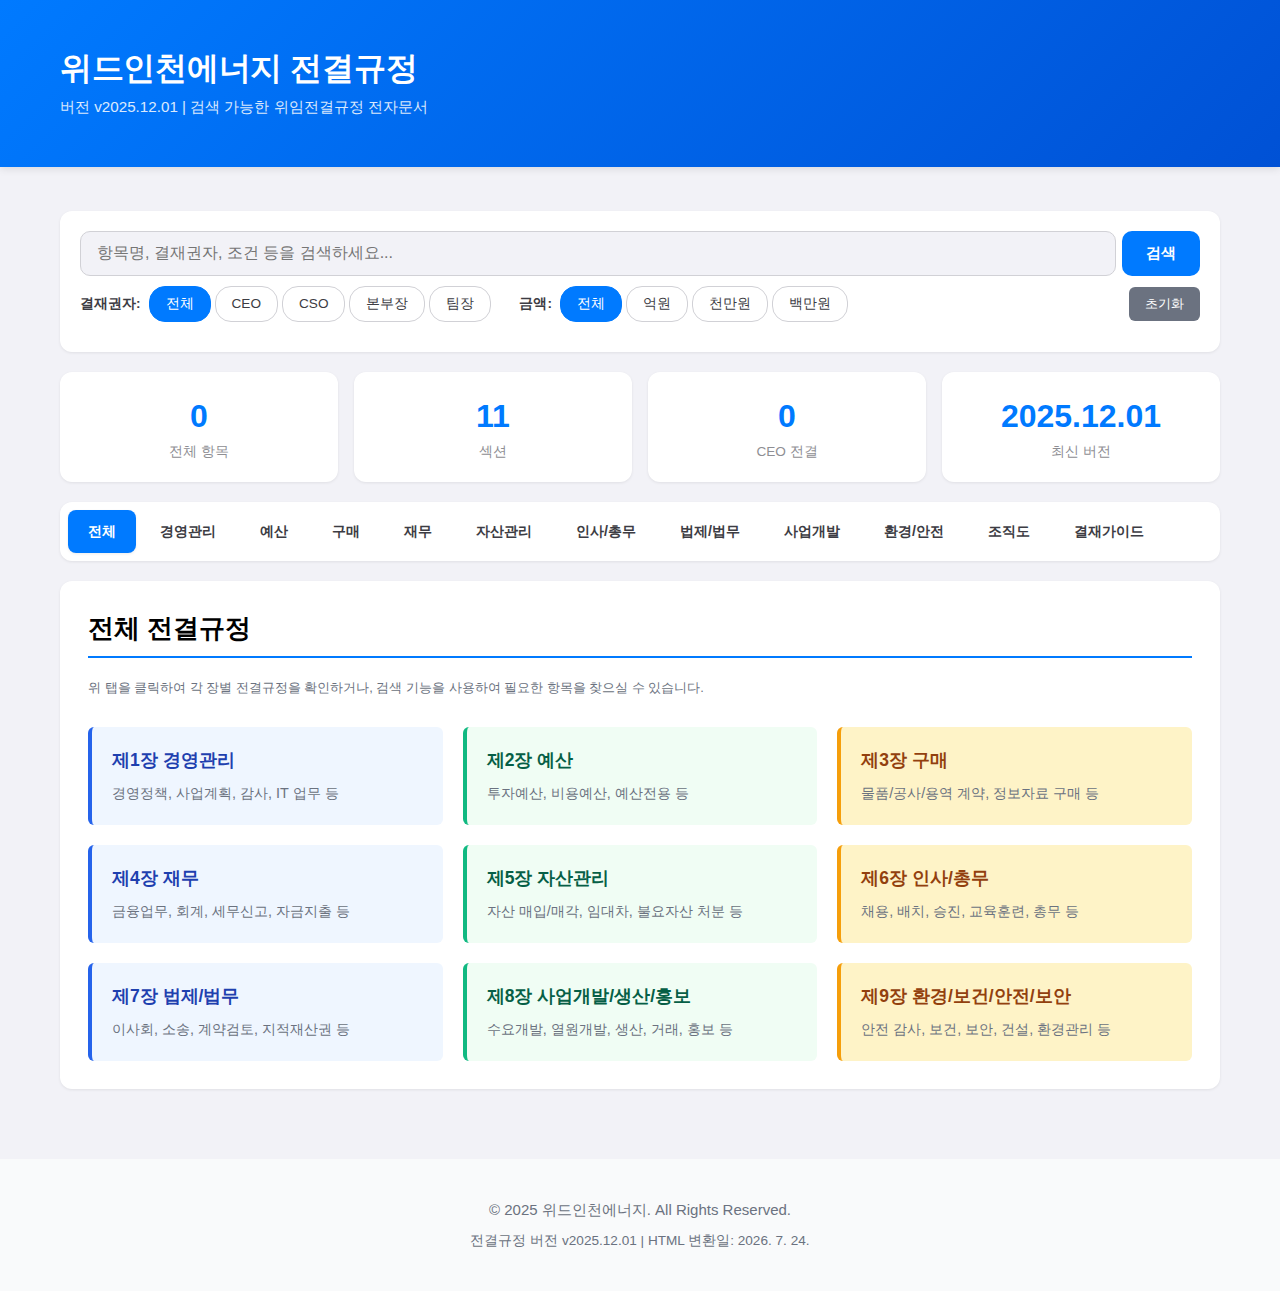
<file: index.html>
<!DOCTYPE html>
<html lang="ko">
<head>
  <meta charset="UTF-8">
  <meta name="viewport" content="width=device-width, initial-scale=1.0">
  <title>위드인천에너지 전결규정 - 검색 가능한 전자문서</title>
  <link rel="stylesheet" href="styles.css">
</head>
<body>
  <!-- 헤더 -->
  <header>
    <div class="container">
      <h1>위드인천에너지 전결규정</h1>
      <p class="subtitle">버전 v2025.12.01 | 검색 가능한 위임전결규정 전자문서</p>
    </div>
  </header>

  <div class="container">
    <!-- 검색 영역 -->
    <div class="search-section">
      <div class="search-box">
        <input
          type="text"
          id="searchInput"
          placeholder="항목명, 결재권자, 조건 등을 검색하세요..."
          autocomplete="off"
        >
        <button id="searchButton">검색</button>
      </div>

      <div class="filter-section">
        <span class="filter-label">결재권자:</span>
        <div class="filter-buttons">
          <button class="filter-btn active" data-filter-type="approver" data-filter-value="all">전체</button>
          <button class="filter-btn" data-filter-type="approver" data-filter-value="ceo">CEO</button>
          <button class="filter-btn" data-filter-type="approver" data-filter-value="cso">CSO</button>
          <button class="filter-btn" data-filter-type="approver" data-filter-value="본부장">본부장</button>
          <button class="filter-btn" data-filter-type="approver" data-filter-value="팀장">팀장</button>
        </div>

        <span class="filter-label" style="margin-left: 20px;">금액:</span>
        <div class="filter-buttons">
          <button class="filter-btn active" data-filter-type="amount" data-filter-value="all">전체</button>
          <button class="filter-btn" data-filter-type="amount" data-filter-value="억">억원</button>
          <button class="filter-btn" data-filter-type="amount" data-filter-value="천만">천만원</button>
          <button class="filter-btn" data-filter-type="amount" data-filter-value="백만">백만원</button>
        </div>

        <button onclick="resetFilters()" style="margin-left: auto; padding: 8px 16px; background: #6b7280; color: white; border: none; border-radius: 6px; cursor: pointer;">
          초기화
        </button>
      </div>

      <div id="searchResults" style="margin-top: 10px; color: #6b7280; font-size: 0.9rem;"></div>
    </div>

    <!-- 통계 영역 -->
    <div class="stats-section">
      <div class="stat-card">
        <div class="stat-number" id="totalItems">0</div>
        <div class="stat-label">전체 항목</div>
      </div>
      <div class="stat-card">
        <div class="stat-number" id="totalSections">11</div>
        <div class="stat-label">섹션</div>
      </div>
      <div class="stat-card">
        <div class="stat-number" id="ceoItems">0</div>
        <div class="stat-label">CEO 전결</div>
      </div>
      <div class="stat-card">
        <div class="stat-number">2025.12.01</div>
        <div class="stat-label">최신 버전</div>
      </div>
    </div>

    <!-- 탭 네비게이션 -->
    <div class="tab-navigation">
      <button class="tab-btn" data-tab="tab-all">전체</button>
      <button class="tab-btn" data-tab="tab-management">경영관리</button>
      <button class="tab-btn" data-tab="tab-budget">예산</button>
      <button class="tab-btn" data-tab="tab-purchase">구매</button>
      <button class="tab-btn" data-tab="tab-finance">재무</button>
      <button class="tab-btn" data-tab="tab-asset">자산관리</button>
      <button class="tab-btn" data-tab="tab-hr">인사/총무</button>
      <button class="tab-btn" data-tab="tab-legal">법제/법무</button>
      <button class="tab-btn" data-tab="tab-business">사업개발</button>
      <button class="tab-btn" data-tab="tab-safety">환경/안전</button>
      <button class="tab-btn" data-tab="tab-org">조직도</button>
      <button class="tab-btn" data-tab="tab-guide">결재가이드</button>
    </div>

    <!-- 탭 컨텐츠 영역 -->

    <!-- 전체 탭 -->
    <div id="tab-all" class="tab-content">
      <h2>전체 전결규정</h2>
      <p style="color: #6b7280; margin-bottom: 20px;">
        위 탭을 클릭하여 각 장별 전결규정을 확인하거나, 검색 기능을 사용하여 필요한 항목을 찾으실 수 있습니다.
      </p>

      <div style="display: grid; grid-template-columns: repeat(auto-fit, minmax(300px, 1fr)); gap: 20px; margin-top: 30px;">
        <div style="padding: 20px; background: #eff6ff; border-left: 4px solid #2563eb; border-radius: 6px;">
          <h3 style="color: #1e40af; margin-bottom: 10px;">제1장 경영관리</h3>
          <p style="font-size: 0.9rem; color: #6b7280;">경영정책, 사업계획, 감사, IT 업무 등</p>
        </div>

        <div style="padding: 20px; background: #f0fdf4; border-left: 4px solid #10b981; border-radius: 6px;">
          <h3 style="color: #065f46; margin-bottom: 10px;">제2장 예산</h3>
          <p style="font-size: 0.9rem; color: #6b7280;">투자예산, 비용예산, 예산전용 등</p>
        </div>

        <div style="padding: 20px; background: #fef3c7; border-left: 4px solid #f59e0b; border-radius: 6px;">
          <h3 style="color: #92400e; margin-bottom: 10px;">제3장 구매</h3>
          <p style="font-size: 0.9rem; color: #6b7280;">물품/공사/용역 계약, 정보자료 구매 등</p>
        </div>

        <div style="padding: 20px; background: #eff6ff; border-left: 4px solid #2563eb; border-radius: 6px;">
          <h3 style="color: #1e40af; margin-bottom: 10px;">제4장 재무</h3>
          <p style="font-size: 0.9rem; color: #6b7280;">금융업무, 회계, 세무신고, 자금지출 등</p>
        </div>

        <div style="padding: 20px; background: #f0fdf4; border-left: 4px solid #10b981; border-radius: 6px;">
          <h3 style="color: #065f46; margin-bottom: 10px;">제5장 자산관리</h3>
          <p style="font-size: 0.9rem; color: #6b7280;">자산 매입/매각, 임대차, 불요자산 처분 등</p>
        </div>

        <div style="padding: 20px; background: #fef3c7; border-left: 4px solid #f59e0b; border-radius: 6px;">
          <h3 style="color: #92400e; margin-bottom: 10px;">제6장 인사/총무</h3>
          <p style="font-size: 0.9rem; color: #6b7280;">채용, 배치, 승진, 교육훈련, 총무 등</p>
        </div>

        <div style="padding: 20px; background: #eff6ff; border-left: 4px solid #2563eb; border-radius: 6px;">
          <h3 style="color: #1e40af; margin-bottom: 10px;">제7장 법제/법무</h3>
          <p style="font-size: 0.9rem; color: #6b7280;">이사회, 소송, 계약검토, 지적재산권 등</p>
        </div>

        <div style="padding: 20px; background: #f0fdf4; border-left: 4px solid #10b981; border-radius: 6px;">
          <h3 style="color: #065f46; margin-bottom: 10px;">제8장 사업개발/생산/홍보</h3>
          <p style="font-size: 0.9rem; color: #6b7280;">수요개발, 열원개발, 생산, 거래, 홍보 등</p>
        </div>

        <div style="padding: 20px; background: #fef3c7; border-left: 4px solid #f59e0b; border-radius: 6px;">
          <h3 style="color: #92400e; margin-bottom: 10px;">제9장 환경/보건/안전/보안</h3>
          <p style="font-size: 0.9rem; color: #6b7280;">안전 감사, 보건, 보안, 건설, 환경관리 등</p>
        </div>
      </div>
    </div>

    <!-- 제1장 경영관리 -->
    <div id="tab-management" class="tab-content">
      <h2>제1장 경영관리</h2>

      <table class="approval-table">
        <thead>
          <tr>
            <th style="width: 40%;">항목</th>
            <th style="width: 30%;">결재권자</th>
            <th style="width: 30%;">참고사항</th>
          </tr>
        </thead>
        <tbody>
          <tr class="section-header">
            <td colspan="3">1. 경영정책 및 운영</td>
          </tr>
          <tr class="level-2">
            <td class="item-name">1.1 경영방침</td>
            <td class="approver-list">
              <span class="approver-badge approver-ceo">CEO</span>
              <span class="approval-symbol symbol-approve">◎</span>
            </td>
            <td class="notes">-</td>
          </tr>
          <tr class="level-2">
            <td class="item-name">1.2 전사 중장기 경영전략</td>
            <td class="approver-list">
              <span class="approver-badge approver-ceo">CEO</span>
              <span class="approval-symbol symbol-approve">◎</span>
            </td>
            <td class="notes">-</td>
          </tr>
          <tr class="level-2">
            <td class="item-name">1.3 사업단위 중장기 경영전략</td>
            <td class="approver-list">
              <span class="approver-badge approver-ceo">CEO</span>
              <span class="approval-symbol symbol-approve">◎</span>
            </td>
            <td class="notes">-</td>
          </tr>
          <tr class="level-2">
            <td class="item-name">1.4 회사 경영전략 연계 의사결정(신사업 진출, 타법인출자, 사업제휴 등)</td>
            <td class="approver-list">
              <span class="approver-badge approver-ceo">CEO</span>
              <span class="approval-symbol symbol-approve">◎</span>
            </td>
            <td class="notes">-</td>
          </tr>
          <tr class="level-2">
            <td class="item-name">1.5 장기 경제성 검토 주요 기준</td>
            <td class="approver-list">
              <span class="approver-badge approver-ceo">CEO</span>
              <span class="approval-symbol symbol-approve">◎</span>
            </td>
            <td class="notes">-</td>
          </tr>

          <tr class="section-header">
            <td colspan="3">2. 사업계획 및 성과평가</td>
          </tr>
          <tr class="level-2">
            <td class="item-name">2.1 사업계획서(Business Plan)</td>
            <td class="approver-list">
              <span class="approver-badge approver-board">이사회</span>
              <span class="approval-symbol symbol-approve">◎</span>
            </td>
            <td class="notes">이사회 승인</td>
          </tr>
          <tr class="level-2">
            <td class="item-name">2.2 사업단위 연간 경영목표 및 실행전략</td>
            <td class="approver-list">
              <span class="approver-badge approver-ceo">CEO</span>
              <span class="approval-symbol symbol-approve">◎</span>
            </td>
            <td class="notes">-</td>
          </tr>
          <tr class="level-2">
            <td class="item-name">2.3 사업단위 성과평가 기준</td>
            <td class="approver-list">
              <span class="approver-badge approver-ceo">CEO</span>
              <span class="approval-symbol symbol-approve">◎</span>
            </td>
            <td class="notes">-</td>
          </tr>
          <tr class="level-2">
            <td class="item-name">2.4 연간 사업계획 추진실적 관리</td>
            <td class="approver-list">
              <span class="approver-badge approver-director">본부장</span>
              <span class="approval-symbol symbol-approve">◎</span>
            </td>
            <td class="notes">-</td>
          </tr>

          <tr class="section-header">
            <td colspan="3">3. 자회사/투자회사 경영관리</td>
          </tr>
          <tr class="level-2">
            <td class="item-name">3.1 주주총회 의결권 지시(*)</td>
            <td class="approver-list">
              <span class="approver-badge approver-ceo">CEO</span>
              <span class="approval-symbol symbol-approve">◎</span>
            </td>
            <td class="notes">-</td>
          </tr>
          <tr class="level-2">
            <td class="item-name">3.2.1 연간 사업계획 승인, 정관변경, 임원보수 한도 승인, 신주발행, 재무제표 승인, 경영상 주요 사항, 임원(미등기임원 포함) 지명 및 변경(*)</td>
            <td class="approver-list">
              <span class="approver-badge approver-ceo">CEO</span>
              <span class="approval-symbol symbol-approve">◎</span>
            </td>
            <td class="notes">-</td>
          </tr>
          <tr class="level-2">
            <td class="item-name">3.2.2 경영상 주요 사항 이외의 기타 사항</td>
            <td class="approver-list">
              <span class="approver-badge approver-ceo">CEO</span>
              <span class="approval-symbol symbol-report">□</span>
              <span class="approver-badge approver-director">본부장</span>
              <span class="approval-symbol symbol-approve">◎</span>
            </td>
            <td class="notes">-</td>
          </tr>

          <tr class="section-header">
            <td colspan="3">4. 위원회 설치</td>
          </tr>
          <tr class="level-2">
            <td class="item-name">4.1 이사회 내 위원회</td>
            <td class="approver-list">
              <span class="approver-badge approver-board">이사회</span>
              <span class="approval-symbol symbol-approve">◎</span>
            </td>
            <td class="notes">이사회 승인</td>
          </tr>
          <tr class="level-2">
            <td class="item-name">4.2 기타 위원회</td>
            <td class="approver-list">
              <span class="approver-badge approver-ceo">CEO</span>
              <span class="approval-symbol symbol-approve">◎</span>
            </td>
            <td class="notes">-</td>
          </tr>

          <tr class="section-header">
            <td colspan="3">5. 기업공시 및 Investor Relation</td>
          </tr>
          <tr class="level-2">
            <td class="item-name">5.1 사업보고서(분/반기보고서) 및 주요공시(*)</td>
            <td class="approver-list">
              <span class="approver-badge approver-ceo">CEO</span>
              <span class="approval-symbol symbol-approve">◎</span>
            </td>
            <td class="notes">-</td>
          </tr>
          <tr class="level-2">
            <td class="item-name">5.2 이사회 또는 CEO 기승인사항에 대한 공시 및 기타공시(*)</td>
            <td class="approver-list">
              <span class="approver-badge approver-director">본부장</span>
              <span class="approval-symbol symbol-approve">◎</span>
            </td>
            <td class="notes">-</td>
          </tr>
          <tr class="level-2">
            <td class="item-name">5.3.1 회사 주요 전략 및 정책 관련 사항</td>
            <td class="approver-list">
              <span class="approver-badge approver-ceo">CEO</span>
              <span class="approval-symbol symbol-approve">◎</span>
            </td>
            <td class="notes">-</td>
          </tr>
          <tr class="level-2">
            <td class="item-name">5.3.2 주기적이고 일반적인 사항</td>
            <td class="approver-list">
              <span class="approver-badge approver-ceo">CEO</span>
              <span class="approval-symbol symbol-report">□</span>
              <span class="approver-badge approver-director">본부장</span>
              <span class="approval-symbol symbol-approve">◎</span>
            </td>
            <td class="notes">-</td>
          </tr>
          <tr class="level-2">
            <td class="item-name">5.3.3 신용평가 및 회사채 관련 사항</td>
            <td class="approver-list">
              <span class="approver-badge approver-ceo">CEO</span>
              <span class="approval-symbol symbol-report">□</span>
              <span class="approver-badge approver-director">본부장</span>
              <span class="approval-symbol symbol-approve">◎</span>
            </td>
            <td class="notes">-</td>
          </tr>

          <tr class="section-header">
            <td colspan="3">6. 사회공헌활동</td>
          </tr>
          <tr class="level-2">
            <td class="item-name">6.1 연간계획 수립 및 기부처 선정</td>
            <td class="approver-list">
              <span class="approver-badge approver-ceo">CEO</span>
              <span class="approval-symbol symbol-approve">◎</span>
            </td>
            <td class="notes">-</td>
          </tr>
          <tr class="level-2">
            <td class="item-name">6.2 세부계획 수립 및 운영</td>
            <td class="approver-list">
              <span class="approver-badge approver-director">본부장</span>
              <span class="approval-symbol symbol-approve">◎</span>
            </td>
            <td class="notes">-</td>
          </tr>
          <tr class="level-2">
            <td class="item-name">6.3 승인된 기부처 집행</td>
            <td class="approver-list">
              <span class="approver-badge approver-team-leader">팀장</span>
              <span class="approval-symbol symbol-approve">◎</span>
            </td>
            <td class="notes">-</td>
          </tr>

          <tr class="section-header">
            <td colspan="3">7. Corporate Compliance Program</td>
          </tr>
          <tr class="level-2">
            <td class="item-name">7.1 윤리규범 및 실천규정 제/개정</td>
            <td class="approver-list">
              <span class="approver-badge approver-ceo">CEO</span>
              <span class="approval-symbol symbol-approve">◎</span>
            </td>
            <td class="notes">-</td>
          </tr>
          <tr class="level-2">
            <td class="item-name">7.2 자율준수 운영 현황 관리</td>
            <td class="approver-list">
              <span class="approver-badge approver-ceo">CEO</span>
              <span class="approval-symbol symbol-report">□</span>
              <span class="approver-badge approver-director">본부장</span>
              <span class="approval-symbol symbol-approve">◎</span>
            </td>
            <td class="notes">-</td>
          </tr>

          <tr class="section-header">
            <td colspan="3">8. 감사</td>
          </tr>
          <tr class="level-2">
            <td class="item-name">8.1 연간 감사 계획</td>
            <td class="approver-list">
              <span class="approver-badge approver-ceo">CEO</span>
              <span class="approval-symbol symbol-approve">◎</span>
            </td>
            <td class="notes">-</td>
          </tr>
          <tr class="level-2">
            <td class="item-name">8.2 감사 계획에 포함되지 않은 감사 지시</td>
            <td class="approver-list">
              <span class="approver-badge approver-ceo">CEO</span>
              <span class="approval-symbol symbol-approve">◎</span>
            </td>
            <td class="notes">단, 제보에 따른 감사는 감사 후 CEO 보고</td>
          </tr>
          <tr class="level-2">
            <td class="item-name">8.3 감사질의서</td>
            <td class="approver-list">
              <span class="approver-badge approver-director">본부장</span>
              <span class="approval-symbol symbol-approve">◎</span>
            </td>
            <td class="notes">-</td>
          </tr>
          <tr class="level-2">
            <td class="item-name">8.4 감사보고서</td>
            <td class="approver-list">
              <span class="approver-badge approver-ceo">CEO</span>
              <span class="approval-symbol symbol-report">□</span>
              <span class="approver-badge approver-director">본부장</span>
              <span class="approval-symbol symbol-approve">◎</span>
            </td>
            <td class="notes">-</td>
          </tr>

          <tr class="section-header">
            <td colspan="3">9. 통합업무시스템</td>
          </tr>
          <tr class="level-2">
            <td class="item-name">9.1.1 전결규정(Delegation of Authority)</td>
            <td class="approver-list">
              <span class="approver-badge approver-ceo">CEO</span>
              <span class="approval-symbol symbol-approve">◎</span>
            </td>
            <td class="notes">-</td>
          </tr>
          <tr class="level-2">
            <td class="item-name">9.1.2 규정(Standard) 및 절차서(Procedure)</td>
            <td class="approver-list">
              <span class="approver-badge approver-ceo">CEO</span>
              <span class="approval-symbol symbol-approve">◎</span>
            </td>
            <td class="notes">단순 문구수정은 본부장전결</td>
          </tr>
          <tr class="level-2">
            <td class="item-name">9.1.3 지침서(Work Instruction)</td>
            <td class="approver-list">
              <span class="approver-badge approver-director">본부장</span>
              <span class="approval-symbol symbol-approve">◎</span>
            </td>
            <td class="notes">-</td>
          </tr>
          <tr class="level-2">
            <td class="item-name">9.2.1 전결규정 (유권해석)</td>
            <td class="approver-list">
              <span class="approver-badge approver-team-leader">팀장</span>
              <span class="approval-symbol symbol-approve">◎</span>
            </td>
            <td class="notes">-</td>
          </tr>
          <tr class="level-2">
            <td class="item-name">9.2.2 규정/절차서/지침서 (유권해석)</td>
            <td class="approver-list">
              <span class="approver-badge approver-team-leader">팀장</span>
              <span class="approval-symbol symbol-approve">◎</span>
            </td>
            <td class="notes">-</td>
          </tr>
          <tr class="level-2">
            <td class="item-name">9.3 규정/절차서 관련 업무 배정 및 조정</td>
            <td class="approver-list">
              <span class="approver-badge approver-director">본부장</span>
              <span class="approval-symbol symbol-approve">◎</span>
            </td>
            <td class="notes">-</td>
          </tr>

          <tr class="section-header">
            <td colspan="3">10. IT 업무 관리</td>
          </tr>
          <tr class="level-2">
            <td class="item-name">10.1 IT 3개년 계획</td>
            <td class="approver-list">
              <span class="approver-badge approver-ceo">CEO</span>
              <span class="approval-symbol symbol-approve">◎</span>
            </td>
            <td class="notes">매년 승인</td>
          </tr>
          <tr class="level-2">
            <td class="item-name">10.2 IT 시스템 구축을 위한 구매</td>
            <td class="approver-list">-</td>
            <td class="notes">"3장 구매" 참조</td>
          </tr>
          <tr class="level-2">
            <td class="item-name">10.3.1 개발된 IT 시스템에 대한 수정 및 보완 요구</td>
            <td class="approver-list">
              <span class="approver-badge approver-team-leader">팀장</span>
              <span class="approval-symbol symbol-approve">◎</span>
            </td>
            <td class="notes">3장 2.3 참조</td>
          </tr>
          <tr class="level-2">
            <td class="item-name">10.3.2 사용자 지침서/완료 보고서</td>
            <td class="approver-list">
              <span class="approver-badge approver-team-leader">팀장</span>
              <span class="approval-symbol symbol-approve">◎</span>
            </td>
            <td class="notes">-</td>
          </tr>
          <tr class="level-2">
            <td class="item-name">10.4 H/W 및 S/W 도입</td>
            <td class="approver-list">-</td>
            <td class="notes">3장 구매 참조</td>
          </tr>
          <tr class="level-2">
            <td class="item-name">10.5 자회사 및 외부에 대한 IT 용역(개발/유지보수) 판매(*)</td>
            <td class="approver-list">
              <span class="approver-badge approver-ceo">CEO</span>
              <span class="approval-symbol symbol-approve">◎</span>
            </td>
            <td class="notes">-</td>
          </tr>

          <tr class="section-header">
            <td colspan="3">11. 경영평가</td>
          </tr>
          <tr class="level-2">
            <td class="item-name">11.1 평가기준 및 지표설정</td>
            <td class="approver-list">
              <span class="approver-badge approver-director">본부장</span>
              <span class="approval-symbol symbol-approve">◎</span>
            </td>
            <td class="notes">-</td>
          </tr>
          <tr class="level-2">
            <td class="item-name">11.2 실적보고서 작성지침</td>
            <td class="approver-list">
              <span class="approver-badge approver-director">본부장</span>
              <span class="approval-symbol symbol-approve">◎</span>
            </td>
            <td class="notes">-</td>
          </tr>
          <tr class="level-2">
            <td class="item-name">11.3 실적보고서 제출</td>
            <td class="approver-list">
              <span class="approver-badge approver-ceo">CEO</span>
              <span class="approval-symbol symbol-approve">◎</span>
            </td>
            <td class="notes">-</td>
          </tr>
          <tr class="level-2">
            <td class="item-name">11.4 실적 평가결과 및 조치계획 보고</td>
            <td class="approver-list">
              <span class="approver-badge approver-ceo">CEO</span>
              <span class="approval-symbol symbol-approve">◎</span>
            </td>
            <td class="notes">-</td>
          </tr>

          <tr class="section-header">
            <td colspan="3">12. 제안제도 운영</td>
          </tr>
          <tr class="level-2">
            <td class="item-name">12.1 제안채택 및 포상실시</td>
            <td class="approver-list">
              <span class="approver-badge approver-board">제안심의위원회</span>
              <span class="approval-symbol symbol-approve">◎</span>
            </td>
            <td class="notes">제안심의위원회 승인</td>
          </tr>
          <tr class="level-2">
            <td class="item-name">12.2 제안심의위원회 운영</td>
            <td class="approver-list">
              <span class="approver-badge approver-ceo">CEO</span>
              <span class="approval-symbol symbol-approve">◎</span>
            </td>
            <td class="notes">-</td>
          </tr>
          <tr class="level-2">
            <td class="item-name">12.3 제안제도 개선 및 시행</td>
            <td class="approver-list">
              <span class="approver-badge approver-director">본부장</span>
              <span class="approval-symbol symbol-approve">◎</span>
            </td>
            <td class="notes">-</td>
          </tr>

          <tr class="section-header">
            <td colspan="3">13. 발전소주변지역 기본지원사업</td>
          </tr>
          <tr class="level-2">
            <td class="item-name">13.1 연간사업계획 수립 및 단위사업계획 변경</td>
            <td class="approver-list">
              <span class="approver-badge approver-director">본부장</span>
              <span class="approval-symbol symbol-approve">◎</span>
            </td>
            <td class="notes">-</td>
          </tr>
          <tr class="level-2">
            <td class="item-name">13.2 주변지역간 지원금 배분 및 산출</td>
            <td class="approver-list">
              <span class="approver-badge approver-director">본부장</span>
              <span class="approval-symbol symbol-approve">◎</span>
            </td>
            <td class="notes">-</td>
          </tr>
          <tr class="level-2">
            <td class="item-name">13.3 지원사업 시행 및 지원금 집행</td>
            <td class="approver-list">
              <span class="approver-badge approver-team-leader">팀장</span>
              <span class="approval-symbol symbol-approve">◎</span>
            </td>
            <td class="notes">-</td>
          </tr>
          <tr class="level-2">
            <td class="item-name">13.4 지원사업비 결산 (이월사업비 반납)</td>
            <td class="approver-list">
              <span class="approver-badge approver-team-leader">팀장</span>
              <span class="approval-symbol symbol-approve">◎</span>
            </td>
            <td class="notes">-</td>
          </tr>
        </tbody>
      </table>
    </div>

    <!-- 제2장 예산 -->
    <div id="tab-budget" class="tab-content">
      <h2>제2장 예산</h2>

      <table class="approval-table">
        <thead>
          <tr>
            <th style="width: 40%;">항목</th>
            <th style="width: 30%;">결재권자</th>
            <th style="width: 30%;">참고사항</th>
          </tr>
        </thead>
        <tbody>
          <tr class="section-header">
            <td colspan="3">1. 투자예산(*)</td>
          </tr>
          <tr class="level-2">
            <td class="item-name">1.1.1 Expenditure Request (ER) 승인(*)</td>
            <td class="approver-list">
              <span class="approver-badge approver-director">본부장</span>
              <span class="approval-symbol symbol-approve">◎</span>
            </td>
            <td class="notes">경영기획본부 합의</td>
          </tr>
          <tr class="level-2">
            <td class="item-name">1.1.2 초과지출 및 수정/전용(*)</td>
            <td class="approver-list">
              <span class="approver-badge approver-director">본부장</span>
              <span class="approval-symbol symbol-approve">◎</span>
            </td>
            <td class="notes">-</td>
          </tr>
          <tr class="level-2">
            <td class="item-name">1.2 투자사업마감보고서</td>
            <td class="approver-list">
              <span class="approver-badge approver-director">본부장</span>
              <span class="approval-symbol symbol-approve">◎</span>
            </td>
            <td class="notes">경영기획본부 합의</td>
          </tr>

          <tr class="section-header">
            <td colspan="3">2. 비용예산(*)</td>
          </tr>
          <tr class="level-2">
            <td class="item-name">2.1.1 전사 연간 예산(안)(*)</td>
            <td class="approver-list">
              <span class="approver-badge approver-ceo">CEO</span>
              <span class="approval-symbol symbol-approve">◎</span>
            </td>
            <td class="notes">-</td>
          </tr>
          <tr class="level-2">
            <td class="item-name">2.1.2 전사 안전관련 예산(안)(*)</td>
            <td class="approver-list">
              <span class="approver-badge approver-cso">CSO</span>
              <span class="approval-symbol symbol-approve">◎</span>
            </td>
            <td class="notes">-</td>
          </tr>
          <tr class="level-2">
            <td class="item-name">2.1.3 승인한도내에서 연중 조직개편에 의한 예산 수정</td>
            <td class="approver-list">
              <span class="approver-badge approver-director">본부장</span>
              <span class="approval-symbol symbol-approve">◎</span>
            </td>
            <td class="notes">-</td>
          </tr>
          <tr class="level-2">
            <td class="item-name">2.2.1 승인한도내 일괄편성예산 전용</td>
            <td class="approver-list">
              <span class="approver-badge approver-ceo">CEO</span>
              <span class="approval-symbol symbol-report">□</span>
              <span class="approver-badge approver-director">본부장</span>
              <span class="approval-symbol symbol-approve">◎</span>
            </td>
            <td class="notes">-</td>
          </tr>
          <tr class="level-3">
            <td class="item-name">(1) 본부간 전용</td>
            <td class="approver-list">
              <span class="approver-badge approver-ceo">CEO</span>
              <span class="approval-symbol symbol-approve">◎</span>
            </td>
            <td class="notes">-</td>
          </tr>
          <tr class="level-3">
            <td class="item-name">(2) 본부내 전용</td>
            <td class="approver-list">
              <span class="approver-badge approver-director">본부장</span>
              <span class="approval-symbol symbol-approve">◎</span>
            </td>
            <td class="notes">-</td>
          </tr>
          <tr class="level-3">
            <td class="item-name">(3) 팀내 전용</td>
            <td class="approver-list">
              <span class="approver-badge approver-team-leader">팀장</span>
              <span class="approval-symbol symbol-approve">◎</span>
            </td>
            <td class="notes">-</td>
          </tr>
          <tr class="level-3">
            <td class="item-name">(4) 회사 OH 조직 예산 전용(*)</td>
            <td class="approver-list">
              <span class="approver-badge approver-ceo">CEO</span>
              <span class="approval-symbol symbol-approve">◎</span>
            </td>
            <td class="notes">-</td>
          </tr>
          <tr class="level-2">
            <td class="item-name">2.2.3 승인한도내 안전관련 예산 전용</td>
            <td class="approver-list">
              <span class="approver-badge approver-cso">CSO</span>
              <span class="approval-symbol symbol-approve">◎</span>
            </td>
            <td class="notes">-</td>
          </tr>

          <tr class="section-header">
            <td colspan="3">3. 예비비의 사용</td>
          </tr>
          <tr class="level-1">
            <td class="item-name">3. 예비비의 사용</td>
            <td class="approver-list">
              <span class="approver-badge approver-ceo">CEO</span>
              <span class="approval-symbol symbol-approve">◎</span>
            </td>
            <td class="notes">예산의 추가배정</td>
          </tr>

          <tr class="section-header">
            <td colspan="3">4. 예산집행실적 종합분석</td>
          </tr>
          <tr class="level-1">
            <td class="item-name">4. 예산집행실적 종합분석</td>
            <td class="approver-list">
              <span class="approver-badge approver-ceo">CEO</span>
              <span class="approval-symbol symbol-report">□</span>
              <span class="approver-badge approver-director">본부장</span>
              <span class="approval-symbol symbol-approve">◎</span>
            </td>
            <td class="notes">-</td>
          </tr>
        </tbody>
      </table>
    </div>

    <!-- 제3장 구매 -->
    <div id="tab-purchase" class="tab-content">
      <h2>제3장 구매</h2>

      <table class="approval-table">
        <thead>
          <tr>
            <th style="width: 40%;">항목</th>
            <th style="width: 30%;">결재권자</th>
            <th style="width: 30%;">참고사항</th>
          </tr>
        </thead>
        <tbody>
          <tr class="section-header">
            <td colspan="3">1. 물품 구매 계약</td>
          </tr>
          <tr class="level-2">
            <td class="item-name">1.1.1 구매요청(투자예산)</td>
            <td class="approver-list">
              <span class="approver-badge approver-ceo">CEO</span>
              <span class="condition-badge condition-amount">1억원 초과</span>
              <span class="approver-badge approver-director">본부장</span>
              <span class="condition-badge condition-amount">1억원 이하</span>
            </td>
            <td class="notes">구매요청 금액은 추정가격 기준</td>
          </tr>
          <tr class="level-2">
            <td class="item-name">1.1.2 구매요청(비용예산)</td>
            <td class="approver-list">
              <span class="approver-badge approver-ceo">CEO</span>
              <span class="condition-badge condition-amount">1억원 초과</span>
              <span class="approver-badge approver-director">본부장</span>
              <span class="condition-badge condition-amount">1억원 이하</span>
            </td>
            <td class="notes">-</td>
          </tr>
          <tr class="level-2">
            <td class="item-name">1.1.3 ER이 없거나 구매내용이 일치하지 않는 구매(투자예산, 비용예산)</td>
            <td class="approver-list">
              <span class="approver-badge approver-ceo">CEO</span>
              <span class="condition-badge condition-amount">3천만원 초과</span>
              <span class="approver-badge approver-director">본부장</span>
              <span class="condition-badge condition-amount">3천만원 이하</span>
            </td>
            <td class="notes">-</td>
          </tr>
          <tr class="level-2">
            <td class="item-name">1.2.1 계약부서 계약체결</td>
            <td class="approver-list">
              <span class="approver-badge approver-director">본부장</span>
              <span class="approval-symbol symbol-approve">◎</span>
            </td>
            <td class="notes">-</td>
          </tr>
          <tr class="level-2">
            <td class="item-name">1.2.2 수요부서 자체계약(투자예산, 비용예산)</td>
            <td class="approver-list">
              <span class="approver-badge approver-director">본부장</span>
              <span class="approval-symbol symbol-approve">◎</span>
            </td>
            <td class="notes">1천만원 이하 구매계약</td>
          </tr>
          <tr class="level-2">
            <td class="item-name">1.3.1 수요부서 변경계약(품의)(*)</td>
            <td class="approver-list">
              <span class="approver-badge approver-ceo">CEO</span>
              <span class="condition-badge condition-amount">1억원 초과</span>
              <span class="approver-badge approver-director">본부장</span>
              <span class="condition-badge condition-amount">1억원 이하</span>
            </td>
            <td class="notes">-</td>
          </tr>
          <tr class="level-2">
            <td class="item-name">1.3.2 계약부서 변경계약(승인)</td>
            <td class="approver-list">
              <span class="approver-badge approver-director">본부장</span>
              <span class="approval-symbol symbol-approve">◎</span>
            </td>
            <td class="notes">-</td>
          </tr>
          <tr class="level-2">
            <td class="item-name">1.3.3 수요부서 자체계약 변경계약(승인)</td>
            <td class="approver-list">
              <span class="approver-badge approver-director">본부장</span>
              <span class="approval-symbol symbol-approve">◎</span>
            </td>
            <td class="notes">1천만원 이하 구매계약</td>
          </tr>
          <tr class="level-2">
            <td class="item-name">1.3.4 계약의 해제, 해지</td>
            <td class="approver-list">-</td>
            <td class="notes">1.1 구매요청(수요부서품의) 참조</td>
          </tr>
          <tr class="level-2">
            <td class="item-name">1.4 검사보고 승인</td>
            <td class="approver-list">-</td>
            <td class="notes">1.1 구매요청(수요부서품의) 참조</td>
          </tr>
          <tr class="level-2">
            <td class="item-name">1.5.1 입찰시행</td>
            <td class="approver-list">
              <span class="approver-badge approver-team-leader">팀장</span>
              <span class="approval-symbol symbol-approve">◎</span>
            </td>
            <td class="notes">-</td>
          </tr>
          <tr class="level-2">
            <td class="item-name">1.5.2 예정가격 결정</td>
            <td class="approver-list">
              <span class="approver-badge approver-director">본부장</span>
              <span class="approval-symbol symbol-approve">◎</span>
            </td>
            <td class="notes">1.1 구매요청(수요부서품의) 참조</td>
          </tr>
          <tr class="level-2">
            <td class="item-name">1.6.1 납품지시</td>
            <td class="approver-list">
              <span class="approver-badge approver-director">본부장</span>
              <span class="condition-badge condition-amount">3천만원 초과</span>
              <span class="approver-badge approver-team-leader">팀장</span>
              <span class="condition-badge condition-amount">3천만원 이하</span>
            </td>
            <td class="notes">총액 변경시에는 1.3 참조</td>
          </tr>
          <tr class="level-2">
            <td class="item-name">1.6.2 납기변경</td>
            <td class="approver-list">
              <span class="approver-badge approver-director">본부장</span>
              <span class="condition-badge condition-amount">3천만원 초과</span>
              <span class="approver-badge approver-team-leader">팀장</span>
              <span class="condition-badge condition-amount">3천만원 이하</span>
            </td>
            <td class="notes">-</td>
          </tr>
          <tr class="level-2">
            <td class="item-name">1.7 계약관련 지출</td>
            <td class="approver-list">-</td>
            <td class="notes">자금지출규정 참조</td>
          </tr>

          <tr class="section-header">
            <td colspan="3">2. 정보자료 구매</td>
          </tr>
          <tr class="level-2">
            <td class="item-name">2.1 일반자료(단행본, 사전, CD, 전자보고서, 1회성 정보이용료)</td>
            <td class="approver-list">
              <span class="approver-badge approver-ceo">CEO</span>
              <span class="condition-badge condition-amount">3백만원 초과</span>
              <span class="approver-badge approver-director">본부장</span>
              <span class="condition-badge condition-amount">3백만원 이하</span>
              <span class="approver-badge approver-team-leader">팀장</span>
              <span class="condition-badge condition-amount">50만원 이하</span>
            </td>
            <td class="notes">-</td>
          </tr>
          <tr class="level-2">
            <td class="item-name">2.2 정기간행물 및 정기정보이용 구매(연간사용료 기준)</td>
            <td class="approver-list">
              <span class="approver-badge approver-ceo">CEO</span>
              <span class="condition-badge condition-amount">1천만원 초과</span>
              <span class="approver-badge approver-director">본부장</span>
              <span class="condition-badge condition-amount">1천만원 이하</span>
              <span class="approver-badge approver-team-leader">팀장</span>
              <span class="condition-badge condition-amount">1백만원 이하</span>
            </td>
            <td class="notes">구독형 S/W 포함</td>
          </tr>

          <tr class="section-header">
            <td colspan="3">3. 공사/용역 계약</td>
          </tr>
          <tr class="level-2">
            <td class="item-name">1.4.1 기성 검사 및 부분준공 검사 보고</td>
            <td class="approver-list">
              <span class="approver-badge approver-director">본부장</span>
              <span class="condition-badge condition-amount">1천만원 초과</span>
              <span class="approver-badge approver-team-leader">팀장</span>
              <span class="condition-badge condition-amount">1천만원 이하</span>
            </td>
            <td class="notes">-</td>
          </tr>
          <tr class="level-2">
            <td class="item-name">1.4.2 준공 검사 보고</td>
            <td class="approver-list">
              <span class="approver-badge approver-ceo">CEO</span>
              <span class="condition-badge condition-amount">1억원 초과</span>
              <span class="approver-badge approver-director">본부장</span>
              <span class="condition-badge condition-amount">1억원 이하</span>
            </td>
            <td class="notes">-</td>
          </tr>
          <tr class="level-2">
            <td class="item-name">1.6 설계변경 사항 승인</td>
            <td class="approver-list">
              <span class="approver-badge approver-ceo">CEO</span>
              <span class="condition-badge condition-amount">1억원 초과</span>
              <span class="approver-badge approver-director">본부장</span>
              <span class="condition-badge condition-amount">1억원 이하</span>
            </td>
            <td class="notes">1.1 구매요청(수요부서품의) 참조</td>
          </tr>

          <tr class="section-header">
            <td colspan="3">4. 전문 용역 계약</td>
          </tr>
          <tr class="level-2">
            <td class="item-name">2.1 컨설팅 및 전문 용역 계약</td>
            <td class="approver-list">
              <span class="approver-badge approver-ceo">CEO</span>
              <span class="condition-badge condition-amount">1억원 초과</span>
              <span class="approver-badge approver-director">본부장</span>
              <span class="condition-badge condition-amount">1억원 이하</span>
            </td>
            <td class="notes">-</td>
          </tr>
          <tr class="level-2">
            <td class="item-name">2.2 회계 용역 계약</td>
            <td class="approver-list">
              <span class="approver-badge approver-ceo">CEO</span>
              <span class="condition-badge condition-amount">1억원 초과</span>
              <span class="approver-badge approver-director">본부장</span>
              <span class="condition-badge condition-amount">1억원 이하</span>
            </td>
            <td class="notes">-</td>
          </tr>
          <tr class="level-2">
            <td class="item-name">2.3 세무사에 의한 세무조정 용역</td>
            <td class="approver-list">
              <span class="approver-badge approver-ceo">CEO</span>
              <span class="condition-badge condition-amount">1억원 초과</span>
              <span class="approver-badge approver-director">본부장</span>
              <span class="condition-badge condition-amount">1억원 이하</span>
            </td>
            <td class="notes">-</td>
          </tr>
          <tr class="level-2">
            <td class="item-name">2.4 인사·노무 컨설팅 용역</td>
            <td class="approver-list">
              <span class="approver-badge approver-ceo">CEO</span>
              <span class="condition-badge condition-amount">1억원 초과</span>
              <span class="approver-badge approver-director">본부장</span>
              <span class="condition-badge condition-amount">1억원 이하</span>
            </td>
            <td class="notes">-</td>
          </tr>
          <tr class="level-2">
            <td class="item-name">2.5 정보시스템 관련 기술계약, 유지보수, 임차계약</td>
            <td class="approver-list">
              <span class="approver-badge approver-ceo">CEO</span>
              <span class="condition-badge condition-amount">1억원 초과</span>
              <span class="approver-badge approver-director">본부장</span>
              <span class="condition-badge condition-amount">1억원 이하</span>
              <span class="approver-badge approver-team-leader">팀장</span>
              <span class="condition-badge condition-amount">3백만원 이하</span>
            </td>
            <td class="notes">-</td>
          </tr>

          <tr class="section-header">
            <td colspan="3">5. 각종 업무 대행 및 기타 용역</td>
          </tr>
          <tr class="level-1">
            <td class="item-name">3. 각종 업무 대행 및 기타 용역 계약</td>
            <td class="approver-list">
              <span class="approver-badge approver-ceo">CEO</span>
              <span class="condition-badge condition-amount">1억원 초과</span>
              <span class="approver-badge approver-director">본부장</span>
              <span class="condition-badge condition-amount">1억원 이하</span>
              <span class="approver-badge approver-team-leader">팀장</span>
              <span class="condition-badge condition-amount">3백만원 이하</span>
            </td>
            <td class="notes">-</td>
          </tr>
        </tbody>
      </table>
    </div>

    <!-- 제4장 재무 -->
    <div id="tab-finance" class="tab-content">
      <h2>제4장 재무</h2>

      <table class="approval-table">
        <thead>
          <tr>
            <th style="width: 40%;">항목</th>
            <th style="width: 30%;">결재권자</th>
            <th style="width: 30%;">참고사항</th>
          </tr>
        </thead>
        <tbody>
          <tr class="section-header">
            <td colspan="3">1. 재무정책</td>
          </tr>
          <tr class="level-1">
            <td class="item-name">1. 재무정책</td>
            <td class="approver-list">-</td>
            <td class="notes">배당/부채에 관한 기본정책: 이사회</td>
          </tr>

          <tr class="section-header">
            <td colspan="3">2. 금융업무</td>
          </tr>
          <tr class="level-2">
            <td class="item-name">2.1.1 계좌 개설(*)</td>
            <td class="approver-list">
              <span class="approver-badge approver-director">본부장</span>
              <span class="approval-symbol symbol-approve">◎</span>
            </td>
            <td class="notes">-</td>
          </tr>
          <tr class="level-2">
            <td class="item-name">2.1.2 계좌 폐쇄(*)</td>
            <td class="approver-list">
              <span class="approver-badge approver-team-leader">팀장</span>
              <span class="approval-symbol symbol-approve">◎</span>
            </td>
            <td class="notes">-</td>
          </tr>
          <tr class="level-2">
            <td class="item-name">2.2.3 인터넷뱅킹 공동인증서별 권한 부여(*)</td>
            <td class="approver-list">
              <span class="approver-badge approver-director">본부장</span>
              <span class="approval-symbol symbol-approve">◎</span>
            </td>
            <td class="notes">-</td>
          </tr>
          <tr class="level-2">
            <td class="item-name">2.3.1 자금 실행</td>
            <td class="approver-list">
              <span class="approver-badge approver-team-leader">팀장</span>
              <span class="approval-symbol symbol-approve">◎</span>
            </td>
            <td class="notes">-</td>
          </tr>
          <tr class="level-2">
            <td class="item-name">2.5.1 자금운용방침(*)</td>
            <td class="approver-list">
              <span class="approver-badge approver-ceo">CEO</span>
              <span class="approval-symbol symbol-approve">◎</span>
            </td>
            <td class="notes">그룹방침 준수</td>
          </tr>
          <tr class="level-3">
            <td class="item-name">(2) 금융상품 가입</td>
            <td class="approver-list">
              <span class="approver-badge approver-ceo">CEO</span>
              <span class="approval-symbol symbol-report">□</span>
              <span class="approver-badge approver-director">본부장</span>
              <span class="approval-symbol symbol-approve">◎</span>
            </td>
            <td class="notes">-</td>
          </tr>
          <tr class="level-2">
            <td class="item-name">2.6.1 단기 차입 - 한도대출/당좌차월/기업어음</td>
            <td class="approver-list">
              <span class="approver-badge approver-ceo">CEO</span>
              <span class="approval-symbol symbol-approve">◎</span>
            </td>
            <td class="notes">-</td>
          </tr>
          <tr class="level-2">
            <td class="item-name">2.6.2 장기 차입</td>
            <td class="approver-list">
              <span class="approver-badge approver-ceo">CEO</span>
              <span class="approval-symbol symbol-approve">◎</span>
            </td>
            <td class="notes">연간 장기차입계획 승인 범위</td>
          </tr>
          <tr class="level-2">
            <td class="item-name">2.7.3 파생상품 거래</td>
            <td class="approver-list">
              <span class="approver-badge approver-director">본부장</span>
              <span class="approval-symbol symbol-approve">◎</span>
            </td>
            <td class="notes">-</td>
          </tr>

          <tr class="section-header">
            <td colspan="3">3. 신용장 및 보증</td>
          </tr>
          <tr class="level-1">
            <td class="item-name">4. 지급보증 및 담보설정</td>
            <td class="approver-list">
              <span class="approver-badge approver-ceo">CEO</span>
              <span class="condition-badge condition-amount">백억원 이하</span>
            </td>
            <td class="notes">100억원 초과시: 이사회</td>
          </tr>
          <tr class="level-1">
            <td class="item-name">5. 대여금(*)</td>
            <td class="approver-list">
              <span class="approver-badge approver-ceo">CEO</span>
              <span class="condition-badge condition-amount">백억원 이하</span>
            </td>
            <td class="notes">100억원 초과시: 이사회</td>
          </tr>

          <tr class="section-header">
            <td colspan="3">6. 보험</td>
          </tr>
          <tr class="level-2">
            <td class="item-name">6.1.1 신규가입 및 보험업자 지정/변경</td>
            <td class="approver-list">
              <span class="approver-badge approver-ceo">CEO</span>
              <span class="condition-badge condition-type">임의보험</span>
              <span class="approver-badge approver-director">본부장</span>
              <span class="condition-badge condition-type">강제보험</span>
            </td>
            <td class="notes">-</td>
          </tr>
          <tr class="level-2">
            <td class="item-name">6.2.3 보험사고 처리의 철회</td>
            <td class="approver-list">
              <span class="approver-badge approver-ceo">CEO</span>
              <span class="approval-symbol symbol-approve">◎</span>
            </td>
            <td class="notes">-</td>
          </tr>

          <tr class="section-header">
            <td colspan="3">7. 회계</td>
          </tr>
          <tr class="level-2">
            <td class="item-name">1.1 결산정책 및 회계제도의 변경</td>
            <td class="approver-list">
              <span class="approver-badge approver-ceo">CEO</span>
              <span class="approval-symbol symbol-approve">◎</span>
            </td>
            <td class="notes">-</td>
          </tr>
          <tr class="level-2">
            <td class="item-name">1.3 재무제표 확정(*)</td>
            <td class="approver-list">
              <span class="approver-badge approver-ceo">CEO</span>
              <span class="approval-symbol symbol-approve">◎</span>
            </td>
            <td class="notes">재무제표 승인: 이사회 및 주주총회</td>
          </tr>
          <tr class="level-2">
            <td class="item-name">2.1 법인세 신고 (정기/수정신고)</td>
            <td class="approver-list">
              <span class="approver-badge approver-director">본부장</span>
              <span class="approval-symbol symbol-approve">◎</span>
            </td>
            <td class="notes">-</td>
          </tr>

          <tr class="section-header">
            <td colspan="3">8. 자금지출</td>
          </tr>
          <tr class="level-1">
            <td class="item-name">1. 승인된 계약에 따른 지출</td>
            <td class="approver-list">
              <span class="approver-badge approver-team-leader">팀장</span>
              <span class="approval-symbol symbol-approve">◎</span>
              <span class="approver-badge approver-staff">담당</span>
              <span class="approval-symbol">→</span>
            </td>
            <td class="notes">CEO 관리예산 경영기획팀장 승인</td>
          </tr>
          <tr class="level-1">
            <td class="item-name">2. 그 외 지출 (소액구매계약 포함)</td>
            <td class="approver-list">
              <span class="approver-badge approver-ceo">CEO</span>
              <span class="condition-badge condition-amount">5천만원 초과</span>
              <span class="approver-badge approver-director">본부장</span>
              <span class="condition-badge condition-amount">5천만원 이하</span>
              <span class="approver-badge approver-team-leader">팀장</span>
              <span class="condition-badge condition-amount">3백만원 이하</span>
            </td>
            <td class="notes">-</td>
          </tr>
          <tr class="level-2">
            <td class="item-name">3.1.1 과태료 및 가산세</td>
            <td class="approver-list">
              <span class="approver-badge approver-ceo">CEO</span>
              <span class="condition-badge condition-amount">5백만원 초과</span>
              <span class="approver-badge approver-director">본부장</span>
              <span class="condition-badge condition-amount">5백만원 이하</span>
            </td>
            <td class="notes">-</td>
          </tr>
          <tr class="level-2">
            <td class="item-name">4.1.1 급여관련 지출</td>
            <td class="approver-list">
              <span class="approver-badge approver-team-leader">팀장</span>
              <span class="approval-symbol symbol-approve">◎</span>
            </td>
            <td class="notes">-</td>
          </tr>
          <tr class="level-2">
            <td class="item-name">5.1.1 경비정산 (팀원)</td>
            <td class="approver-list">
              <span class="approver-badge approver-director">본부장</span>
              <span class="condition-badge condition-amount">3백만원 초과</span>
              <span class="approver-badge approver-team-leader">팀장</span>
              <span class="condition-badge condition-amount">3백만원 이하</span>
            </td>
            <td class="notes">-</td>
          </tr>
          <tr class="level-2">
            <td class="item-name">5.3.1 법인카드 직급/직원별 한도 설정</td>
            <td class="approver-list">
              <span class="approver-badge approver-director">본부장</span>
              <span class="approval-symbol symbol-approve">◎</span>
            </td>
            <td class="notes">-</td>
          </tr>
        </tbody>
      </table>
    </div>

    <!-- 제5장 자산관리 -->
    <div id="tab-asset" class="tab-content">
      <h2>제5장 자산관리</h2>

      <table class="approval-table">
        <thead>
          <tr>
            <th style="width: 40%;">항목</th>
            <th style="width: 30%;">결재권자</th>
            <th style="width: 30%;">참고사항</th>
          </tr>
        </thead>
        <tbody>
          <tr class="section-header">
            <td colspan="3">1. 자산 매입/취득</td>
          </tr>
          <tr class="level-1">
            <td class="item-name">1. 자산 매입/취득</td>
            <td class="approver-list">
              <span class="approver-badge approver-director">본부장</span>
              <span class="approval-symbol symbol-approve">◎</span>
            </td>
            <td class="notes">3장 구매 참조</td>
          </tr>

          <tr class="section-header">
            <td colspan="3">2. 자산의 매각</td>
          </tr>
          <tr class="level-1">
            <td class="item-name">2. 자산의 매각(*)</td>
            <td class="approver-list">
              <span class="approver-badge approver-ceo">CEO</span>
              <span class="condition-badge condition-amount">1억원 초과</span>
              <span class="approver-badge approver-director">본부장</span>
              <span class="condition-badge condition-amount">1억원 이하</span>
            </td>
            <td class="notes">-</td>
          </tr>

          <tr class="section-header">
            <td colspan="3">3. 자산의 임대차, 위탁</td>
          </tr>
          <tr class="level-2">
            <td class="item-name">3.1 임대</td>
            <td class="approver-list">
              <span class="approver-badge approver-ceo">CEO</span>
              <span class="approval-symbol symbol-approve">◎</span>
            </td>
            <td class="notes">-</td>
          </tr>
          <tr class="level-2">
            <td class="item-name">3.2.1 토지/건물/주택 및 시설/장비 (임차)</td>
            <td class="approver-list">
              <span class="approver-badge approver-ceo">CEO</span>
              <span class="approval-symbol symbol-approve">◎</span>
            </td>
            <td class="notes">도로점용료 제외</td>
          </tr>
          <tr class="level-3">
            <td class="item-name">(1) 사택 - 신규 확보 및 폐지</td>
            <td class="approver-list">
              <span class="approver-badge approver-ceo">CEO</span>
              <span class="approval-symbol symbol-approve">◎</span>
            </td>
            <td class="notes">-</td>
          </tr>
          <tr class="level-3">
            <td class="item-name">(2) 사택 - 재계약</td>
            <td class="approver-list">
              <span class="approver-badge approver-director">본부장</span>
              <span class="approval-symbol symbol-approve">◎</span>
            </td>
            <td class="notes">-</td>
          </tr>
          <tr class="level-2">
            <td class="item-name">3.3 위탁</td>
            <td class="approver-list">
              <span class="approver-badge approver-ceo">CEO</span>
              <span class="approval-symbol symbol-approve">◎</span>
            </td>
            <td class="notes">-</td>
          </tr>

          <tr class="section-header">
            <td colspan="3">4. 주식 매입/매각</td>
          </tr>
          <tr class="level-1">
            <td class="item-name">4. 타회사 주식의 매입 또는 매각</td>
            <td class="approver-list">
              <span class="approver-badge approver-ceo">CEO</span>
              <span class="approval-symbol symbol-approve">◎</span>
            </td>
            <td class="notes">-</td>
          </tr>

          <tr class="section-header">
            <td colspan="3">5. 불요자산의 처분</td>
          </tr>
          <tr class="level-2">
            <td class="item-name">5.1 불요자산 분류</td>
            <td class="approver-list">
              <span class="approver-badge approver-director">본부장</span>
              <span class="approval-symbol symbol-approve">◎</span>
            </td>
            <td class="notes">-</td>
          </tr>
          <tr class="level-2">
            <td class="item-name">5.2.1 매각 - 장부가액이 있는 자산</td>
            <td class="approver-list">
              <span class="approver-badge approver-ceo">CEO</span>
              <span class="condition-badge condition-amount">1천만원 초과</span>
              <span class="approver-badge approver-director">본부장</span>
              <span class="condition-badge condition-amount">1천만원 이하</span>
            </td>
            <td class="notes">장부가액 50억원 초과: 이사회</td>
          </tr>
          <tr class="level-2">
            <td class="item-name">5.2.2 매각 - 장부가액이 없는 자산</td>
            <td class="approver-list">
              <span class="approver-badge approver-ceo">CEO</span>
              <span class="condition-badge condition-amount">1천만원 초과</span>
              <span class="approver-badge approver-director">본부장</span>
              <span class="condition-badge condition-amount">1천만원 이하</span>
            </td>
            <td class="notes">매각가액 1백억원 초과: 이사회</td>
          </tr>
          <tr class="level-2">
            <td class="item-name">5.3.1 폐기 - 장부가액이 있는 자산</td>
            <td class="approver-list">
              <span class="approver-badge approver-ceo">CEO</span>
              <span class="condition-badge condition-amount">1천만원 초과</span>
              <span class="approver-badge approver-director">본부장</span>
              <span class="condition-badge condition-amount">1천만원 이하</span>
            </td>
            <td class="notes">장부가액 50억원 초과: 이사회</td>
          </tr>
          <tr class="level-2">
            <td class="item-name">5.3.2 폐기 - 장부가액이 없는 자산</td>
            <td class="approver-list">
              <span class="approver-badge approver-director">본부장</span>
              <span class="approval-symbol symbol-approve">◎</span>
            </td>
            <td class="notes">-</td>
          </tr>

          <tr class="section-header">
            <td colspan="3">6. 청구권의 포기 및 결손처리</td>
          </tr>
          <tr class="level-1">
            <td class="item-name">6. 청구권의 포기 및 결손처리</td>
            <td class="approver-list">
              <span class="approver-badge approver-ceo">CEO</span>
              <span class="condition-badge condition-amount">5백만원 초과</span>
              <span class="approver-badge approver-director">본부장</span>
              <span class="condition-badge condition-amount">5백만원 이하</span>
            </td>
            <td class="notes">-</td>
          </tr>
        </tbody>
      </table>
    </div>

    <!-- 제6장 인사/총무 -->
    <div id="tab-hr" class="tab-content">
      <h2>제6장 인사/총무</h2>

      <table class="approval-table">
        <thead>
          <tr>
            <th style="width: 40%;">항목</th>
            <th style="width: 30%;">결재권자</th>
            <th style="width: 30%;">참고사항</th>
          </tr>
        </thead>
        <tbody>
          <tr class="section-header">
            <td colspan="3">1. 인사정책</td>
          </tr>
          <tr class="level-2">
            <td class="item-name">1.1 회사 기구·조직 변경</td>
            <td class="approver-list">
              <span class="approver-badge approver-ceo">CEO</span>
              <span class="approval-symbol symbol-approve">◎</span>
            </td>
            <td class="notes">-</td>
          </tr>
          <tr class="level-2">
            <td class="item-name">1.2 인사규정 제정 및 변경</td>
            <td class="approver-list">
              <span class="approver-badge approver-ceo">CEO</span>
              <span class="approval-symbol symbol-approve">◎</span>
            </td>
            <td class="notes">-</td>
          </tr>
          <tr class="level-2">
            <td class="item-name">1.3 급여항목 및 수준의 변경</td>
            <td class="approver-list">
              <span class="approver-badge approver-ceo">CEO</span>
              <span class="approval-symbol symbol-approve">◎</span>
            </td>
            <td class="notes">-</td>
          </tr>
          <tr class="level-2">
            <td class="item-name">1.4 인력규모 확정 (팀별 인원승인)</td>
            <td class="approver-list">
              <span class="approver-badge approver-ceo">CEO</span>
              <span class="approval-symbol symbol-approve">◎</span>
            </td>
            <td class="notes">-</td>
          </tr>

          <tr class="section-header">
            <td colspan="3">2. 채용/배치/복무/퇴직</td>
          </tr>
          <tr class="level-2">
            <td class="item-name">2.1 외부 충원 요청</td>
            <td class="approver-list">
              <span class="approver-badge approver-director">본부장</span>
              <span class="approval-symbol symbol-approve">◎</span>
            </td>
            <td class="notes">-</td>
          </tr>
          <tr class="level-2">
            <td class="item-name">2.2.1 정규직 선발</td>
            <td class="approver-list">
              <span class="approver-badge approver-ceo">CEO</span>
              <span class="approval-symbol symbol-approve">◎</span>
            </td>
            <td class="notes">-</td>
          </tr>
          <tr class="level-2">
            <td class="item-name">2.2.2 계약직(*)</td>
            <td class="approver-list">
              <span class="approver-badge approver-ceo">CEO</span>
              <span class="condition-badge condition-type">신규계약직</span>
              <span class="approver-badge approver-director">본부장</span>
              <span class="condition-badge condition-type">기간연장</span>
            </td>
            <td class="notes">-</td>
          </tr>
          <tr class="level-2">
            <td class="item-name">2.3 부서 이동(*)</td>
            <td class="approver-list">
              <span class="approver-badge approver-ceo">CEO</span>
              <span class="approval-symbol symbol-approve">◎</span>
            </td>
            <td class="notes">이동 전/후 본부장 합의</td>
          </tr>
          <tr class="level-2">
            <td class="item-name">2.5 명예퇴직</td>
            <td class="approver-list">
              <span class="approver-badge approver-ceo">CEO</span>
              <span class="approval-symbol symbol-approve">◎</span>
            </td>
            <td class="notes">-</td>
          </tr>
          <tr class="level-2">
            <td class="item-name">2.6.1 휴가 및 미사용 휴가 보상</td>
            <td class="approver-list">
              <span class="approver-badge approver-director">본부장</span>
              <span class="condition-badge condition-type">팀장</span>
              <span class="approver-badge approver-team-leader">팀장</span>
              <span class="condition-badge condition-type">팀원</span>
            </td>
            <td class="notes">-</td>
          </tr>
          <tr class="level-2">
            <td class="item-name">2.6.2 휴직</td>
            <td class="approver-list">
              <span class="approver-badge approver-ceo">CEO</span>
              <span class="approval-symbol symbol-approve">◎</span>
            </td>
            <td class="notes">-</td>
          </tr>
          <tr class="level-2">
            <td class="item-name">2.9.1 국내 출장</td>
            <td class="approver-list">
              <span class="approver-badge approver-ceo">CEO</span>
              <span class="condition-badge condition-type">본부장</span>
              <span class="approver-badge approver-director">본부장</span>
              <span class="condition-badge condition-type">팀장 이하</span>
            </td>
            <td class="notes">-</td>
          </tr>
          <tr class="level-2">
            <td class="item-name">2.9.2 해외 출장</td>
            <td class="approver-list">
              <span class="approver-badge approver-ceo">CEO</span>
              <span class="condition-badge condition-type">본부장</span>
              <span class="approver-badge approver-director">본부장</span>
              <span class="condition-badge condition-type">팀장 이하</span>
            </td>
            <td class="notes">-</td>
          </tr>

          <tr class="section-header">
            <td colspan="3">3. 승진/상벌</td>
          </tr>
          <tr class="level-2">
            <td class="item-name">3.1.1 승진 Guideline 결정</td>
            <td class="approver-list">
              <span class="approver-badge approver-ceo">CEO</span>
              <span class="approval-symbol symbol-approve">◎</span>
            </td>
            <td class="notes">-</td>
          </tr>
          <tr class="level-2">
            <td class="item-name">3.1.2 승진 확정</td>
            <td class="approver-list">
              <span class="approver-badge approver-ceo">CEO</span>
              <span class="approval-symbol symbol-approve">◎</span>
            </td>
            <td class="notes">-</td>
          </tr>
          <tr class="level-2">
            <td class="item-name">3.2 직책 선임</td>
            <td class="approver-list">
              <span class="approver-badge approver-ceo">CEO</span>
              <span class="approval-symbol symbol-approve">◎</span>
            </td>
            <td class="notes">-</td>
          </tr>
          <tr class="level-2">
            <td class="item-name">3.4.1 포상</td>
            <td class="approver-list">
              <span class="approver-badge approver-ceo">CEO</span>
              <span class="approval-symbol symbol-approve">◎</span>
            </td>
            <td class="notes">-</td>
          </tr>
          <tr class="level-3">
            <td class="item-name">(1) 구두 견책</td>
            <td class="approver-list">
              <span class="approver-badge approver-director">본부장</span>
              <span class="condition-badge condition-type">팀장</span>
              <span class="approver-badge approver-team-leader">팀장</span>
              <span class="condition-badge condition-type">팀원</span>
            </td>
            <td class="notes">-</td>
          </tr>
          <tr class="level-3">
            <td class="item-name">(2) 서면 견책</td>
            <td class="approver-list">
              <span class="approver-badge approver-director">본부장</span>
              <span class="approval-symbol symbol-approve">◎</span>
            </td>
            <td class="notes">-</td>
          </tr>
          <tr class="level-3">
            <td class="item-name">(3) 감급/정직/해고</td>
            <td class="approver-list">
              <span class="approver-badge approver-ceo">CEO</span>
              <span class="approval-symbol symbol-approve">◎</span>
            </td>
            <td class="notes">-</td>
          </tr>

          <tr class="section-header">
            <td colspan="3">4. 교육훈련</td>
          </tr>
          <tr class="level-1">
            <td class="item-name">1. 인재개발 기본계획 승인/변경</td>
            <td class="approver-list">
              <span class="approver-badge approver-ceo">CEO</span>
              <span class="approval-symbol symbol-approve">◎</span>
            </td>
            <td class="notes">인사위원회를 거쳐야 함</td>
          </tr>
          <tr class="level-2">
            <td class="item-name">2.3.2 국내 단기과정(1년 이내)(*)</td>
            <td class="approver-list">
              <span class="approver-badge approver-ceo">CEO</span>
              <span class="condition-badge condition-type">본부장</span>
              <span class="approver-badge approver-director">본부장</span>
              <span class="condition-badge condition-type">팀장 이하</span>
            </td>
            <td class="notes">-</td>
          </tr>
          <tr class="level-2">
            <td class="item-name">2.3.3 국내 석사 및 박사 학위과정</td>
            <td class="approver-list">
              <span class="approver-badge approver-ceo">CEO</span>
              <span class="approval-symbol symbol-approve">◎</span>
            </td>
            <td class="notes">-</td>
          </tr>

          <tr class="section-header">
            <td colspan="3">5. 총무</td>
          </tr>
          <tr class="level-1">
            <td class="item-name">2. 총무 자재/용역/물품 임차 및 구매(*)</td>
            <td class="approver-list">
              <span class="approver-badge approver-ceo">CEO</span>
              <span class="condition-badge condition-amount">1억원 이하</span>
              <span class="approver-badge approver-director">본부장</span>
              <span class="condition-badge condition-amount">5천만원 이하</span>
              <span class="approver-badge approver-team-leader">팀장</span>
              <span class="condition-badge condition-amount">1천만원 이하</span>
            </td>
            <td class="notes">총무 부서 한정</td>
          </tr>
          <tr class="level-2">
            <td class="item-name">4.1 차량 구매</td>
            <td class="approver-list">
              <span class="approver-badge approver-ceo">CEO</span>
              <span class="approval-symbol symbol-approve">◎</span>
            </td>
            <td class="notes">기존차량 교체 시 본부장 전결</td>
          </tr>
          <tr class="level-2">
            <td class="item-name">6.1 의식 및 행사 - 기본계획 수립</td>
            <td class="approver-list">
              <span class="approver-badge approver-ceo">CEO</span>
              <span class="approval-symbol symbol-approve">◎</span>
            </td>
            <td class="notes">-</td>
          </tr>
        </tbody>
      </table>
    </div>

    <!-- 제7장 법제/법무 -->
    <div id="tab-legal" class="tab-content">
      <h2>제7장 법제/법무</h2>

      <table class="approval-table">
        <thead>
          <tr>
            <th style="width: 40%;">항목</th>
            <th style="width: 30%;">결재권자</th>
            <th style="width: 30%;">참고사항</th>
          </tr>
        </thead>
        <tbody>
          <tr class="section-header">
            <td colspan="3">1. 이사회 및 주주총회</td>
          </tr>
          <tr class="level-2">
            <td class="item-name">1.1 소집통지서 발송</td>
            <td class="approver-list">
              <span class="approver-badge approver-ceo">CEO</span>
              <span class="approval-symbol symbol-approve">◎</span>
            </td>
            <td class="notes">이사회 의장 명의로 발송</td>
          </tr>
          <tr class="level-2">
            <td class="item-name">1.2 주주총회/이사회 안건 부의</td>
            <td class="approver-list">
              <span class="approver-badge approver-ceo">CEO</span>
              <span class="approval-symbol symbol-approve">◎</span>
            </td>
            <td class="notes">-</td>
          </tr>
          <tr class="level-2">
            <td class="item-name">1.3.1 이사회 의사록 승인</td>
            <td class="approver-list">
              <span class="approver-badge approver-ceo">CEO</span>
              <span class="approval-symbol symbol-approve">◎</span>
            </td>
            <td class="notes">-</td>
          </tr>
          <tr class="level-2">
            <td class="item-name">1.3.2 주주총회 의사록 승인</td>
            <td class="approver-list">
              <span class="approver-badge approver-ceo">CEO</span>
              <span class="approval-symbol symbol-approve">◎</span>
            </td>
            <td class="notes">-</td>
          </tr>

          <tr class="section-header">
            <td colspan="3">2. 주식 및 인장 관리</td>
          </tr>
          <tr class="level-1">
            <td class="item-name">3. 주식: 제공고/신주권 발행/주권재발행/명의개서/질권 설정, 말소 등</td>
            <td class="approver-list">
              <span class="approver-badge approver-ceo">CEO</span>
              <span class="approval-symbol symbol-approve">◎</span>
            </td>
            <td class="notes">-</td>
          </tr>
          <tr class="level-2">
            <td class="item-name">4.1.2 대표이사인, 사용인, 회사인, 계인(*)</td>
            <td class="approver-list">
              <span class="approver-badge approver-ceo">CEO</span>
              <span class="approval-symbol symbol-approve">◎</span>
            </td>
            <td class="notes">경영기획팀 제작신청/일괄 제작 관리</td>
          </tr>
          <tr class="level-2">
            <td class="item-name">4.3.1 법인 인감 승인(*)</td>
            <td class="approver-list">
              <span class="approver-badge approver-director">본부장</span>
              <span class="approval-symbol symbol-approve">◎</span>
            </td>
            <td class="notes">-</td>
          </tr>
          <tr class="level-2">
            <td class="item-name">4.3.2 사용인, 회사인, 계인 승인(*)</td>
            <td class="approver-list">
              <span class="approver-badge approver-team-leader">팀장</span>
              <span class="approval-symbol symbol-approve">◎</span>
            </td>
            <td class="notes">-</td>
          </tr>

          <tr class="section-header">
            <td colspan="3">3. 법인인증서 관리</td>
          </tr>
          <tr class="level-2">
            <td class="item-name">5.1.1 범용/용도제한용 인증서 발급</td>
            <td class="approver-list">
              <span class="approver-badge approver-director">본부장</span>
              <span class="approval-symbol symbol-approve">◎</span>
            </td>
            <td class="notes">-</td>
          </tr>
          <tr class="level-2">
            <td class="item-name">5.1.3 사용/폐기 신청 및 승인(*)</td>
            <td class="approver-list">
              <span class="approver-badge approver-team-leader">팀장</span>
              <span class="approval-symbol symbol-approve">◎</span>
            </td>
            <td class="notes">신청: 요청팀장 / 승인: 경영기획팀장</td>
          </tr>

          <tr class="section-header">
            <td colspan="3">4. 법령 및 정관</td>
          </tr>
          <tr class="level-2">
            <td class="item-name">6.1 회사관련 법령/조례 제·개정(안)제출</td>
            <td class="approver-list">
              <span class="approver-badge approver-ceo">CEO</span>
              <span class="approval-symbol symbol-approve">◎</span>
            </td>
            <td class="notes">-</td>
          </tr>
          <tr class="level-1">
            <td class="item-name">7. 정관변경(안) 결정</td>
            <td class="approver-list">
              <span class="approver-badge approver-ceo">CEO</span>
              <span class="approval-symbol symbol-approve">◎</span>
            </td>
            <td class="notes">주주총회 승인</td>
          </tr>

          <tr class="section-header">
            <td colspan="3">5. 소송 및 계약</td>
          </tr>
          <tr class="level-1">
            <td class="item-name">1. 소송 제기/응소, 고소/고발, 중재신청, 취하 및 화해 등</td>
            <td class="approver-list">
              <span class="approver-badge approver-ceo">CEO</span>
              <span class="approval-symbol symbol-approve">◎</span>
            </td>
            <td class="notes">민사, 형사, 노동/인사/행정/기타 등</td>
          </tr>
          <tr class="level-2">
            <td class="item-name">2.1 계약의 검토</td>
            <td class="approver-list">
              <span class="approver-badge approver-team-leader">팀장</span>
              <span class="approval-symbol symbol-approve">◎</span>
            </td>
            <td class="notes">필요 시 그룹사 법무팀 검토</td>
          </tr>
          <tr class="level-2">
            <td class="item-name">2.2 재화 및 용역의 교환을 수반하지 않는 Non-binding 계약의 체결(MOU 등)</td>
            <td class="approver-list">
              <span class="approver-badge approver-ceo">CEO</span>
              <span class="approval-symbol symbol-approve">◎</span>
            </td>
            <td class="notes">-</td>
          </tr>
          <tr class="level-2">
            <td class="item-name">3.1.1 고문변호사 선임</td>
            <td class="approver-list">
              <span class="approver-badge approver-ceo">CEO</span>
              <span class="approval-symbol symbol-approve">◎</span>
            </td>
            <td class="notes">-</td>
          </tr>

          <tr class="section-header">
            <td colspan="3">6. 지적재산권</td>
          </tr>
          <tr class="level-2">
            <td class="item-name">4.1.1 신규 출원 및 철회</td>
            <td class="approver-list">
              <span class="approver-badge approver-ceo">CEO</span>
              <span class="approval-symbol symbol-approve">◎</span>
            </td>
            <td class="notes">그룹사 법무팀 검토</td>
          </tr>
          <tr class="level-2">
            <td class="item-name">4.3 제3자에 대한 사용권/실시권 부여</td>
            <td class="approver-list">
              <span class="approver-badge approver-ceo">CEO</span>
              <span class="approval-symbol symbol-approve">◎</span>
            </td>
            <td class="notes">-</td>
          </tr>

          <tr class="section-header">
            <td colspan="3">7. 등기업무</td>
          </tr>
          <tr class="level-2">
            <td class="item-name">5.1 부동산 이전,설치,변경 등기</td>
            <td class="approver-list">
              <span class="approver-badge approver-director">본부장</span>
              <span class="approval-symbol symbol-approve">◎</span>
            </td>
            <td class="notes">-</td>
          </tr>
        </tbody>
      </table>
    </div>

    <!-- 제8장 사업개발/생산/홍보 -->
    <div id="tab-business" class="tab-content">
      <h2>제8장 사업개발/생산/홍보</h2>

      <table class="approval-table">
        <thead>
          <tr>
            <th style="width: 40%;">항목</th>
            <th style="width: 30%;">결재권자</th>
            <th style="width: 30%;">참고사항</th>
          </tr>
        </thead>
        <tbody>
          <tr class="section-header">
            <td colspan="3">1. 수요개발</td>
          </tr>
          <tr class="level-2">
            <td class="item-name">1.1 수요개발 계획 수립</td>
            <td class="approver-list">
              <span class="approver-badge approver-ceo">CEO</span>
              <span class="approval-symbol symbol-approve">◎</span>
            </td>
            <td class="notes">-</td>
          </tr>
          <tr class="level-2">
            <td class="item-name">1.2 영업 및 열수급계약</td>
            <td class="approver-list">
              <span class="approver-badge approver-director">본부장</span>
              <span class="approval-symbol symbol-approve">◎</span>
            </td>
            <td class="notes">-</td>
          </tr>
          <tr class="level-2">
            <td class="item-name">1.4.1 사업변경허가</td>
            <td class="approver-list">
              <span class="approver-badge approver-ceo">CEO</span>
              <span class="approval-symbol symbol-approve">◎</span>
            </td>
            <td class="notes">-</td>
          </tr>
          <tr class="level-2">
            <td class="item-name">1.6.2 연체관리</td>
            <td class="approver-list">
              <span class="approver-badge approver-ceo">CEO</span>
              <span class="condition-badge condition-type">6개월 초과</span>
              <span class="approver-badge approver-director">본부장</span>
              <span class="condition-badge condition-type">6개월 미만</span>
            </td>
            <td class="notes">-</td>
          </tr>
          <tr class="level-2">
            <td class="item-name">1.7.4 다수인관련 민원 및 청원</td>
            <td class="approver-list">
              <span class="approver-badge approver-ceo">CEO</span>
              <span class="approval-symbol symbol-approve">◎</span>
            </td>
            <td class="notes">-</td>
          </tr>

          <tr class="section-header">
            <td colspan="3">2. 열원개발</td>
          </tr>
          <tr class="level-2">
            <td class="item-name">2.1 추진전략 및 계획 수립</td>
            <td class="approver-list">
              <span class="approver-badge approver-ceo">CEO</span>
              <span class="approval-symbol symbol-approve">◎</span>
            </td>
            <td class="notes">-</td>
          </tr>
          <tr class="level-2">
            <td class="item-name">2.3.1 열거래 계약(변경)</td>
            <td class="approver-list">
              <span class="approver-badge approver-ceo">CEO</span>
              <span class="approval-symbol symbol-approve">◎</span>
            </td>
            <td class="notes">-</td>
          </tr>
          <tr class="level-2">
            <td class="item-name">2.3.2 중대한 조건 변경 합의(거래량, 단가 등)</td>
            <td class="approver-list">
              <span class="approver-badge approver-ceo">CEO</span>
              <span class="approval-symbol symbol-approve">◎</span>
            </td>
            <td class="notes">-</td>
          </tr>

          <tr class="section-header">
            <td colspan="3">3. 열사용 시설</td>
          </tr>
          <tr class="level-2">
            <td class="item-name">3.1.1 열사용신청 설계도서 검토 및 점검기준</td>
            <td class="approver-list">
              <span class="approver-badge approver-ceo">CEO</span>
              <span class="approval-symbol symbol-approve">◎</span>
            </td>
            <td class="notes">-</td>
          </tr>
          <tr class="level-2">
            <td class="item-name">3.5.1 열계량장치 - 연간구매(설치)계획 수립</td>
            <td class="approver-list">
              <span class="approver-badge approver-ceo">CEO</span>
              <span class="approval-symbol symbol-approve">◎</span>
            </td>
            <td class="notes">-</td>
          </tr>

          <tr class="section-header">
            <td colspan="3">4. 생산</td>
          </tr>
          <tr class="level-2">
            <td class="item-name">4.1 생산계획</td>
            <td class="approver-list">
              <span class="approver-badge approver-cso">CSO</span>
              <span class="approval-symbol symbol-report">□</span>
              <span class="approver-badge approver-director">본부장</span>
              <span class="approval-symbol symbol-approve">◎</span>
            </td>
            <td class="notes">-</td>
          </tr>
          <tr class="level-2">
            <td class="item-name">4.3.1 공급계획 수립 및 실적보고</td>
            <td class="approver-list">
              <span class="approver-badge approver-cso">CSO</span>
              <span class="approval-symbol symbol-report">□</span>
              <span class="approver-badge approver-director">본부장</span>
              <span class="approval-symbol symbol-approve">◎</span>
            </td>
            <td class="notes">-</td>
          </tr>
          <tr class="level-2">
            <td class="item-name">4.4 중장기관리계획 및 과부족 처리방안</td>
            <td class="approver-list">
              <span class="approver-badge approver-ceo">CEO</span>
              <span class="approval-symbol symbol-approve">◎</span>
            </td>
            <td class="notes">-</td>
          </tr>

          <tr class="section-header">
            <td colspan="3">5. 거래</td>
          </tr>
          <tr class="level-2">
            <td class="item-name">5.1.3 전력거래 입찰 및 정산</td>
            <td class="approver-list">
              <span class="approver-badge approver-team-leader">팀장</span>
              <span class="approval-symbol symbol-approve">◎</span>
            </td>
            <td class="notes">-</td>
          </tr>
          <tr class="level-2">
            <td class="item-name">5.2.1 배출권 관리계획 수립 및 시행</td>
            <td class="approver-list">
              <span class="approver-badge approver-ceo">CEO</span>
              <span class="approval-symbol symbol-approve">◎</span>
            </td>
            <td class="notes">-</td>
          </tr>

          <tr class="section-header">
            <td colspan="3">6. 대정부 및 홍보</td>
          </tr>
          <tr class="level-1">
            <td class="item-name">6. 대정부 문서(*)</td>
            <td class="approver-list">
              <span class="approver-badge approver-ceo">CEO</span>
              <span class="approval-symbol symbol-report">□</span>
              <span class="approver-badge approver-director">본부장</span>
              <span class="approval-symbol symbol-approve">◎</span>
            </td>
            <td class="notes">지방자치단체 포함</td>
          </tr>
          <tr class="level-2">
            <td class="item-name">7.1 언론기관 원고제공</td>
            <td class="approver-list">
              <span class="approver-badge approver-director">본부장</span>
              <span class="approval-symbol symbol-approve">◎</span>
            </td>
            <td class="notes">-</td>
          </tr>
          <tr class="level-2">
            <td class="item-name">8.1.1 홍보 - 기본계획 수립</td>
            <td class="approver-list">
              <span class="approver-badge approver-ceo">CEO</span>
              <span class="approval-symbol symbol-approve">◎</span>
            </td>
            <td class="notes">-</td>
          </tr>
          <tr class="level-2">
            <td class="item-name">8.2 전파매체(TV등) 및 중앙일간지</td>
            <td class="approver-list">
              <span class="approver-badge approver-ceo">CEO</span>
              <span class="approval-symbol symbol-approve">◎</span>
            </td>
            <td class="notes">-</td>
          </tr>
          <tr class="level-2">
            <td class="item-name">9.1 홍보물 제작 1천만원 초과</td>
            <td class="approver-list">
              <span class="approver-badge approver-ceo">CEO</span>
              <span class="approval-symbol symbol-approve">◎</span>
            </td>
            <td class="notes">-</td>
          </tr>
          <tr class="level-2">
            <td class="item-name">9.2 홍보물 제작 1천만원 이하</td>
            <td class="approver-list">
              <span class="approver-badge approver-director">본부장</span>
              <span class="approval-symbol symbol-approve">◎</span>
            </td>
            <td class="notes">-</td>
          </tr>
        </tbody>
      </table>
    </div>

    <!-- 제9장 환경/보건/안전/보안 -->
    <div id="tab-safety" class="tab-content">
      <h2>제9장 환경/보건/안전/보안</h2>

      <table class="approval-table">
        <thead>
          <tr>
            <th style="width: 40%;">항목</th>
            <th style="width: 30%;">결재권자</th>
            <th style="width: 30%;">참고사항</th>
          </tr>
        </thead>
        <tbody>
          <tr class="section-header">
            <td colspan="3">1. 공통</td>
          </tr>
          <tr class="level-2">
            <td class="item-name">1.1 주요 환경/보건/안전/보안 제도의 도입</td>
            <td class="approver-list">
              <span class="approver-badge approver-ceo">CEO</span>
              <span class="approval-symbol symbol-report">□</span>
              <span class="approver-badge approver-cso">CSO</span>
              <span class="approval-symbol symbol-approve">◎</span>
            </td>
            <td class="notes">-</td>
          </tr>
          <tr class="level-2">
            <td class="item-name">1.2.1 환경/보건 감사</td>
            <td class="approver-list">
              <span class="approver-badge approver-ceo">CEO</span>
              <span class="approval-symbol symbol-report">□</span>
              <span class="approver-badge approver-cso">CSO</span>
              <span class="approval-symbol symbol-approve">◎</span>
            </td>
            <td class="notes">-</td>
          </tr>
          <tr class="level-2">
            <td class="item-name">1.3 환경/보건/안전/보안 교육/훈련</td>
            <td class="approver-list">
              <span class="approver-badge approver-cso">CSO</span>
              <span class="approval-symbol symbol-approve">◎</span>
            </td>
            <td class="notes">-</td>
          </tr>
          <tr class="level-2">
            <td class="item-name">1.4.2 법규 위반 등 특이사항</td>
            <td class="approver-list">
              <span class="approver-badge approver-ceo">CEO</span>
              <span class="approval-symbol symbol-report">□</span>
              <span class="approver-badge approver-cso">CSO</span>
              <span class="approval-symbol symbol-approve">◎</span>
            </td>
            <td class="notes">-</td>
          </tr>
          <tr class="level-2">
            <td class="item-name">1.5.1 사고 보고 - 환경/안전/보건</td>
            <td class="approver-list">
              <span class="approver-badge approver-cso">CSO</span>
              <span class="approval-symbol symbol-approve">◎</span>
            </td>
            <td class="notes">-</td>
          </tr>
          <tr class="level-2">
            <td class="item-name">1.5.2 사고 보고 - 보안</td>
            <td class="approver-list">
              <span class="approver-badge approver-ceo">CEO</span>
              <span class="approval-symbol symbol-approve">◎</span>
            </td>
            <td class="notes">-</td>
          </tr>
          <tr class="level-2">
            <td class="item-name">1.6 사업장 무재해기록 무산</td>
            <td class="approver-list">
              <span class="approver-badge approver-ceo">CEO</span>
              <span class="approval-symbol symbol-report">□</span>
              <span class="approver-badge approver-cso">CSO</span>
              <span class="approval-symbol symbol-approve">◎</span>
            </td>
            <td class="notes">-</td>
          </tr>

          <tr class="section-header">
            <td colspan="3">2. 보건</td>
          </tr>
          <tr class="level-2">
            <td class="item-name">2.1 임직원 건강검진 계획 수립</td>
            <td class="approver-list">
              <span class="approver-badge approver-director">본부장</span>
              <span class="approval-symbol symbol-approve">◎</span>
            </td>
            <td class="notes">-</td>
          </tr>
          <tr class="level-2">
            <td class="item-name">2.2.1 의료비 지원 - 지침 제/개정</td>
            <td class="approver-list">
              <span class="approver-badge approver-director">본부장</span>
              <span class="approval-symbol symbol-approve">◎</span>
            </td>
            <td class="notes">-</td>
          </tr>
          <tr class="level-2">
            <td class="item-name">2.4.1 산재요양 신청 - 발생 1개월 이내</td>
            <td class="approver-list">
              <span class="approver-badge approver-director">본부장</span>
              <span class="approval-symbol symbol-approve">◎</span>
              <span class="approver-badge approver-team-leader">팀장</span>
              <span class="approval-symbol symbol-agree">○</span>
            </td>
            <td class="notes">경영기획팀장 합의</td>
          </tr>
          <tr class="level-2">
            <td class="item-name">2.4.2 산재요양 신청 - 발생 1개월 초과</td>
            <td class="approver-list">
              <span class="approver-badge approver-ceo">CEO</span>
              <span class="approval-symbol symbol-approve">◎</span>
              <span class="approver-badge approver-team-leader">팀장</span>
              <span class="approval-symbol symbol-agree">○</span>
            </td>
            <td class="notes">경영기획팀장 합의</td>
          </tr>

          <tr class="section-header">
            <td colspan="3">3. 보안</td>
          </tr>
          <tr class="level-2">
            <td class="item-name">3.1 보안지침/실행계획</td>
            <td class="approver-list">
              <span class="approver-badge approver-director">본부장</span>
              <span class="approval-symbol symbol-approve">◎</span>
            </td>
            <td class="notes">-</td>
          </tr>
          <tr class="level-2">
            <td class="item-name">3.5 문서보안(문서반출 등)</td>
            <td class="approver-list">
              <span class="approver-badge approver-director">본부장</span>
              <span class="approval-symbol symbol-approve">◎</span>
            </td>
            <td class="notes">-</td>
          </tr>
          <tr class="level-2">
            <td class="item-name">3.6 정보보안 예외 (사이트 해제, 외부시스템 사용 등)</td>
            <td class="approver-list">
              <span class="approver-badge approver-director">본부장</span>
              <span class="approval-symbol symbol-approve">◎</span>
            </td>
            <td class="notes">-</td>
          </tr>

          <tr class="section-header">
            <td colspan="3">4. 건설</td>
          </tr>
          <tr class="level-1">
            <td class="item-name">4. 건설</td>
            <td class="approver-list">
              <span class="approver-badge approver-ceo">CEO</span>
              <span class="approval-symbol symbol-approve">◎</span>
            </td>
            <td class="notes">-</td>
          </tr>
          <tr class="level-2">
            <td class="item-name">4.1 건설 기본계획 수립 및 변경</td>
            <td class="approver-list">
              <span class="approver-badge approver-director">본부장</span>
              <span class="approval-symbol symbol-approve">◎</span>
            </td>
            <td class="notes">-</td>
          </tr>

          <tr class="section-header">
            <td colspan="3">5. 환경관리</td>
          </tr>
          <tr class="level-1">
            <td class="item-name">5. 비상계획 수립 및 시행</td>
            <td class="approver-list">
              <span class="approver-badge approver-cso">CSO</span>
              <span class="approval-symbol symbol-approve">◎</span>
            </td>
            <td class="notes">-</td>
          </tr>
          <tr class="level-1">
            <td class="item-name">6. 대기오염물질 총량관리</td>
            <td class="approver-list">
              <span class="approver-badge approver-director">본부장</span>
              <span class="approval-symbol symbol-approve">◎</span>
            </td>
            <td class="notes">-</td>
          </tr>
          <tr class="level-1">
            <td class="item-name">7. 화공약품 관리</td>
            <td class="approver-list">
              <span class="approver-badge approver-director">본부장</span>
              <span class="approval-symbol symbol-approve">◎</span>
            </td>
            <td class="notes">-</td>
          </tr>
          <tr class="level-1">
            <td class="item-name">8. 통합환경관리</td>
            <td class="approver-list">
              <span class="approver-badge approver-director">본부장</span>
              <span class="approval-symbol symbol-approve">◎</span>
            </td>
            <td class="notes">-</td>
          </tr>
          <tr class="level-1">
            <td class="item-name">9. 기타환경관리</td>
            <td class="approver-list">
              <span class="approver-badge approver-director">본부장</span>
              <span class="approval-symbol symbol-approve">◎</span>
            </td>
            <td class="notes">환경책임보험, 하수도, 폐기물</td>
          </tr>
        </tbody>
      </table>
    </div>

    <!-- 조직도 탭 -->
    <div id="tab-org" class="tab-content">
      <h2>위드인천에너지 조직도</h2>
      <p style="color: #6b7280; margin-bottom: 20px;">2025년 5월 기준</p>

      <div class="org-chart">
        <div class="org-section">
          <h3>대표이사</h3>
          <div class="org-member">
            <span class="org-member-name">전태현</span>
            <span class="org-member-title">대표이사</span>
            <div class="org-member-contact">전화: 392</div>
          </div>
        </div>

        <div class="org-section">
          <h3>CSO (최고 안전 책임자)</h3>
          <div class="org-member">
            <span class="org-member-name">강주하</span>
            <span class="org-member-title">CSO (기술본부장 겸임)</span>
            <div class="org-member-contact">전화: 320 | 휴대폰: 010-3251-3703</div>
          </div>
        </div>

        <div class="org-section">
          <h3>경영기획본부</h3>
          <div class="org-member">
            <span class="org-member-name">송호철</span>
            <span class="org-member-title">본부장</span>
            <div class="org-member-contact">전화: 393 | 휴대폰: 010-3599-0928</div>
          </div>

          <div style="margin-top: 15px; padding-left: 20px;">
            <h4 style="color: #2563eb; font-size: 1.1rem; margin-bottom: 10px;">경영기획팀</h4>
            <div class="org-member">
              <span class="org-member-name">손민규</span>
              <span class="org-member-title">팀장</span>
              <div class="org-member-contact">전화: 380 | 휴대폰: 010-9265-9986</div>
            </div>
            <div class="org-member">
              <span class="org-member-name">김동민</span>
              <span class="org-member-title">매니저</span>
              <div class="org-member-contact">전화: 381 | 휴대폰: 010-5041-9178</div>
            </div>
            <div class="org-member">
              <span class="org-member-name">김창근</span>
              <span class="org-member-title">매니저</span>
              <div class="org-member-contact">전화: 361 | 휴대폰: 010-5523-8013</div>
            </div>
            <div class="org-member">
              <span class="org-member-name">이성규</span>
              <span class="org-member-title">매니저</span>
              <div class="org-member-contact">휴대폰: 010-8723-2116</div>
            </div>
            <div class="org-member">
              <span class="org-member-name">어정호</span>
              <span class="org-member-title">매니저</span>
              <div class="org-member-contact">전화: 383 | 휴대폰: 010-6406-4836</div>
            </div>
            <div class="org-member">
              <span class="org-member-name">이한솔</span>
              <span class="org-member-title">매니저</span>
              <div class="org-member-contact">전화: 382 | 휴대폰: 010-9618-1248</div>
            </div>
            <div class="org-member">
              <span class="org-member-name">이지민</span>
              <span class="org-member-title">매니저</span>
              <div class="org-member-contact">전화: 362 | 휴대폰: 010-8312-1265</div>
            </div>
          </div>
        </div>

        <div class="org-section">
          <h3>기술본부</h3>
          <div class="org-member">
            <span class="org-member-name">강주하</span>
            <span class="org-member-title">본부장 (CSO 겸임)</span>
            <div class="org-member-contact">전화: 320 | 휴대폰: 010-3251-3703</div>
          </div>

          <div style="margin-top: 15px; padding-left: 20px;">
            <h4 style="color: #2563eb; font-size: 1.1rem; margin-bottom: 10px;">사업개발실</h4>
            <div class="org-member">
              <span class="org-member-name">오상철</span>
              <span class="org-member-title">실장</span>
              <div class="org-member-contact">전화: 310 | 휴대폰: 010-7424-9589</div>
            </div>

            <h4 style="color: #2563eb; font-size: 1.1rem; margin-bottom: 10px; margin-top: 15px;">운영팀</h4>
            <div class="org-member">
              <span class="org-member-name">유경조</span>
              <span class="org-member-title">팀장</span>
              <div class="org-member-contact">전화: 324 | 휴대폰: 010-6218-1209</div>
            </div>

            <h4 style="color: #2563eb; font-size: 1.1rem; margin-bottom: 10px; margin-top: 15px;">정비기술팀</h4>
            <div class="org-member">
              <span class="org-member-name">유진호</span>
              <span class="org-member-title">팀장</span>
              <div class="org-member-contact">전화: 330 | 휴대폰: 010-6611-8580</div>
            </div>

            <h4 style="color: #2563eb; font-size: 1.1rem; margin-bottom: 10px; margin-top: 15px;">프로젝트추진팀</h4>
            <div class="org-member">
              <span class="org-member-name">장문엽</span>
              <span class="org-member-title">팀장</span>
              <div class="org-member-contact">전화: 319 | 휴대폰: 010-9980-6390</div>
            </div>

            <h4 style="color: #2563eb; font-size: 1.1rem; margin-bottom: 10px; margin-top: 15px;">안전환경팀</h4>
            <div class="org-member">
              <span class="org-member-name">김호연</span>
              <span class="org-member-title">팀장</span>
              <div class="org-member-contact">전화: 327 | 휴대폰: 010-6677-2214</div>
            </div>
          </div>
        </div>
      </div>
    </div>

    <!-- 결재라인 가이드 탭 -->
    <div id="tab-guide" class="tab-content">
      <h2>결재라인 가이드</h2>
      <p style="color: #6b7280; margin-bottom: 30px;">버전 v2019.04.10 - 주요 위임전결규정 가이드 및 결재 프로세스</p>

      <div style="background: #eff6ff; padding: 25px; border-radius: 8px; margin-bottom: 30px;">
        <h3 style="color: #1e40af; margin-bottom: 15px;">결재 기호 의미</h3>
        <div style="display: grid; grid-template-columns: repeat(auto-fit, minmax(200px, 1fr)); gap: 15px;">
          <div>
            <span class="approval-symbol symbol-approve" style="margin-right: 8px;">◎</span>
            <strong>결재 (전결권자)</strong>
            <p style="font-size: 0.85rem; color: #6b7280; margin: 5px 0 0 0;">최종 결재 권한</p>
          </div>
          <div>
            <span class="approval-symbol symbol-agree" style="margin-right: 8px;">○</span>
            <strong>합의</strong>
            <p style="font-size: 0.85rem; color: #6b7280; margin: 5px 0 0 0;">의견 조율 필요</p>
          </div>
          <div>
            <span class="approval-symbol symbol-report" style="margin-right: 8px;">□</span>
            <strong>보고</strong>
            <p style="font-size: 0.85rem; color: #6b7280; margin: 5px 0 0 0;">상급자에게 보고</p>
          </div>
          <div>
            <span class="approval-symbol symbol-refer" style="margin-right: 8px;">★</span>
            <strong>참조</strong>
            <p style="font-size: 0.85rem; color: #6b7280; margin: 5px 0 0 0;">정보 공유</p>
          </div>
        </div>
      </div>

      <h3 style="color: #1e40af; margin-top: 40px; margin-bottom: 20px;">결재 라인 유형별 프로세스</h3>

      <div style="background: white; border: 2px solid #e5e7eb; border-radius: 8px; padding: 25px; margin-bottom: 20px;">
        <h4 style="color: #2563eb; margin-bottom: 15px;">1. 팀장 전결</h4>
        <div style="display: flex; align-items: center; gap: 15px; flex-wrap: wrap;">
          <div style="background: #f3f4f6; padding: 12px 20px; border-radius: 6px;">기안자 (기안)</div>
          <span style="color: #2563eb; font-size: 1.2rem;">→</span>
          <div style="background: #fef3c7; padding: 12px 20px; border-radius: 6px;">중간관리자 (결재) <span style="font-size: 0.8rem; color: #6b7280;">선택</span></div>
          <span style="color: #2563eb; font-size: 1.2rem;">→</span>
          <div style="background: #fef3c7; padding: 12px 20px; border-radius: 6px;">유관팀장 (합의) <span style="font-size: 0.8rem; color: #6b7280;">필요시</span></div>
          <span style="color: #2563eb; font-size: 1.2rem;">→</span>
          <div style="background: #dcfce7; padding: 12px 20px; border-radius: 6px; font-weight: 700;">팀장 (결재 ◎)</div>
        </div>
      </div>

      <div style="background: white; border: 2px solid #e5e7eb; border-radius: 8px; padding: 25px; margin-bottom: 20px;">
        <h4 style="color: #2563eb; margin-bottom: 15px;">2. 본부장 전결</h4>
        <div style="display: flex; align-items: center; gap: 15px; flex-wrap: wrap;">
          <div style="background: #f3f4f6; padding: 12px 20px; border-radius: 6px;">기안자 (기안)</div>
          <span style="color: #2563eb; font-size: 1.2rem;">→</span>
          <div style="background: #fef3c7; padding: 12px 20px; border-radius: 6px;">중간관리자 (결재) <span style="font-size: 0.8rem; color: #6b7280;">선택</span></div>
          <span style="color: #2563eb; font-size: 1.2rem;">→</span>
          <div style="background: #dbeafe; padding: 12px 20px; border-radius: 6px;">팀장 (결재)</div>
          <span style="color: #2563eb; font-size: 1.2rem;">→</span>
          <div style="background: #fef3c7; padding: 12px 20px; border-radius: 6px;">유관팀장 (합의) <span style="font-size: 0.8rem; color: #6b7280;">필요시</span></div>
          <span style="color: #2563eb; font-size: 1.2rem;">→</span>
          <div style="background: #dcfce7; padding: 12px 20px; border-radius: 6px; font-weight: 700;">본부장 (결재 ◎)</div>
        </div>
      </div>

      <div style="background: white; border: 2px solid #e5e7eb; border-radius: 8px; padding: 25px; margin-bottom: 20px;">
        <h4 style="color: #2563eb; margin-bottom: 15px;">3. 대표이사 전결</h4>
        <div style="display: flex; align-items: center; gap: 15px; flex-wrap: wrap;">
          <div style="background: #f3f4f6; padding: 12px 20px; border-radius: 6px;">기안자 (기안)</div>
          <span style="color: #2563eb; font-size: 1.2rem;">→</span>
          <div style="background: #fef3c7; padding: 12px 20px; border-radius: 6px;">중간관리자 (결재) <span style="font-size: 0.8rem; color: #6b7280;">선택</span></div>
          <span style="color: #2563eb; font-size: 1.2rem;">→</span>
          <div style="background: #dbeafe; padding: 12px 20px; border-radius: 6px;">팀장 (결재)</div>
          <span style="color: #2563eb; font-size: 1.2rem;">→</span>
          <div style="background: #fef3c7; padding: 12px 20px; border-radius: 6px;">유관팀장 (합의) <span style="font-size: 0.8rem; color: #6b7280;">필요시</span></div>
          <span style="color: #2563eb; font-size: 1.2rem;">→</span>
          <div style="background: #dbeafe; padding: 12px 20px; border-radius: 6px;">본부장 (결재)</div>
          <span style="color: #2563eb; font-size: 1.2rem;">→</span>
          <div style="background: #fef3c7; padding: 12px 20px; border-radius: 6px;">경영기획본부장 (합의) <span style="font-size: 0.8rem; color: #6b7280;">생략가능</span></div>
          <span style="color: #2563eb; font-size: 1.2rem;">→</span>
          <div style="background: #dcfce7; padding: 12px 20px; border-radius: 6px; font-weight: 700;">대표이사 (결재 ◎)</div>
        </div>
        <p style="margin-top: 15px; font-size: 0.9rem; color: #6b7280;">
          ※ 경영기획본부장 합의는 결재 경로에 이미 있는 경우 생략 가능
        </p>
      </div>

      <div style="background: #fef3c7; padding: 25px; border-radius: 8px; margin-top: 30px;">
        <h3 style="color: #92400e; margin-bottom: 15px;">결재 라인 구성 원칙</h3>
        <ul style="list-style: none; padding: 0;">
          <li style="padding: 8px 0; border-bottom: 1px solid #fbbf24;">
            <strong>중간관리자 참여:</strong> 조직 구조에 따라 선택적으로 결재 라인에 포함
          </li>
          <li style="padding: 8px 0; border-bottom: 1px solid #fbbf24;">
            <strong>유관팀장 합의:</strong> 다른 팀의 업무와 관련이 있거나 협조가 필요한 경우 합의 필요
          </li>
          <li style="padding: 8px 0; border-bottom: 1px solid #fbbf24;">
            <strong>경영기획본부장 합의:</strong> 대표이사 전결 건은 경영기획본부장 합의 필요 (이미 경로에 있으면 생략)
          </li>
          <li style="padding: 8px 0;">
            <strong>순차적 결재:</strong> 하위 직급에서 상위 직급 순으로 진행
          </li>
        </ul>
      </div>
    </div>

  </div>

  <footer style="text-align: center; padding: 40px 20px; color: #6b7280; background: #f9fafb; margin-top: 50px;">
    <p>&copy; 2025 위드인천에너지. All Rights Reserved.</p>
    <p style="font-size: 0.85rem; margin-top: 10px;">전결규정 버전 v2025.12.01 | HTML 변환일: <span id="conversionDate"></span></p>
    <script>document.getElementById('conversionDate').textContent = new Date().toLocaleDateString('ko-KR');</script>
  </footer>

  <script src="script.js"></script>
</body>
</html>
</file>
<file: styles.css>
/* 전결규정 HTML - iPhone 스타일 모바일 최적화 디자인 */

:root {
  /* iOS 스타일 색상 */
  --primary: #007AFF;
  --primary-dark: #0051D5;
  --secondary: #34C759;
  --warning: #FF9500;
  --danger: #FF3B30;

  /* 결재권자별 색상 */
  --ceo-color: #5856D6;
  --cso-color: #AF52DE;
  --director-color: #007AFF;
  --team-leader-color: #5AC8FA;
  --staff-color: #8E8E93;
  --board-color: #AF52DE;

  /* 배경 및 텍스트 */
  --bg-primary: #F2F2F7;
  --bg-secondary: #FFFFFF;
  --border-color: #D1D1D6;
  --text-primary: #000000;
  --text-secondary: #3C3C43;
  --text-tertiary: #8E8E93;

  /* 그림자 */
  --shadow-sm: 0 1px 3px rgba(0, 0, 0, 0.08);
  --shadow-md: 0 2px 8px rgba(0, 0, 0, 0.1);
  --shadow-lg: 0 4px 16px rgba(0, 0, 0, 0.12);
}

* {
  margin: 0;
  padding: 0;
  box-sizing: border-box;
  -webkit-tap-highlight-color: transparent;
}

html {
  scroll-behavior: smooth;
}

body {
  font-family: -apple-system, BlinkMacSystemFont, 'SF Pro Display', 'Segoe UI', 'Malgun Gothic', sans-serif;
  background-color: var(--bg-primary);
  color: var(--text-primary);
  line-height: 1.5;
  font-size: 14px;
  -webkit-font-smoothing: antialiased;
}

.container {
  max-width: 100%;
  margin: 0 auto;
  padding: 12px;
}

/* 헤더 - 간결하고 모던하게 */
header {
  background: linear-gradient(135deg, var(--primary), var(--primary-dark));
  color: white;
  padding: 16px 12px 20px;
  margin-bottom: 16px;
  box-shadow: var(--shadow-md);
}

header h1 {
  font-size: 1.3rem;
  font-weight: 700;
  margin-bottom: 4px;
  letter-spacing: -0.3px;
}

header .subtitle {
  font-size: 0.75rem;
  opacity: 0.85;
  font-weight: 400;
}

/* 검색 영역 - 아이폰 스타일 */
.search-section {
  background: var(--bg-secondary);
  padding: 12px;
  border-radius: 12px;
  box-shadow: var(--shadow-sm);
  margin-bottom: 12px;
}

.search-box {
  display: flex;
  gap: 6px;
  margin-bottom: 10px;
}

.search-box input {
  flex: 1;
  padding: 10px 12px;
  border: 1px solid var(--border-color);
  border-radius: 10px;
  font-size: 0.9rem;
  background: var(--bg-primary);
  transition: all 0.2s;
}

.search-box input:focus {
  outline: none;
  border-color: var(--primary);
  background: var(--bg-secondary);
  box-shadow: 0 0 0 3px rgba(0, 122, 255, 0.1);
}

.search-box button {
  padding: 10px 16px;
  background: var(--primary);
  color: white;
  border: none;
  border-radius: 10px;
  cursor: pointer;
  font-size: 0.85rem;
  font-weight: 600;
  transition: all 0.2s;
  white-space: nowrap;
}

.search-box button:active {
  transform: scale(0.95);
  background: var(--primary-dark);
}

/* 필터 영역 - 더 컴팩트하게 */
.filter-section {
  display: flex;
  gap: 8px;
  flex-wrap: wrap;
  align-items: center;
  font-size: 0.8rem;
}

.filter-label {
  font-weight: 600;
  color: var(--text-secondary);
  font-size: 0.75rem;
}

.filter-buttons {
  display: flex;
  gap: 4px;
  flex-wrap: wrap;
}

.filter-btn {
  padding: 6px 12px;
  border: 1px solid var(--border-color);
  background: var(--bg-secondary);
  border-radius: 16px;
  cursor: pointer;
  font-size: 0.75rem;
  font-weight: 500;
  transition: all 0.2s;
  color: var(--text-secondary);
}

.filter-btn:active {
  transform: scale(0.95);
}

.filter-btn.active {
  background: var(--primary);
  color: white;
  border-color: var(--primary);
}

#searchResults {
  margin-top: 8px;
  color: var(--text-tertiary);
  font-size: 0.75rem;
}

/* 통계 영역 - 더 작고 간결하게 */
.stats-section {
  display: grid;
  grid-template-columns: repeat(2, 1fr);
  gap: 8px;
  margin-bottom: 12px;
}

.stat-card {
  background: var(--bg-secondary);
  padding: 12px;
  border-radius: 12px;
  box-shadow: var(--shadow-sm);
  text-align: center;
}

.stat-card .stat-number {
  font-size: 1.3rem;
  font-weight: 700;
  color: var(--primary);
  margin-bottom: 2px;
}

.stat-card .stat-label {
  font-size: 0.7rem;
  color: var(--text-tertiary);
  font-weight: 500;
}

/* 탭 네비게이션 - 아이폰 스타일 */
.tab-navigation {
  display: flex;
  gap: 4px;
  margin-bottom: 12px;
  overflow-x: auto;
  background: var(--bg-secondary);
  padding: 6px;
  border-radius: 12px;
  box-shadow: var(--shadow-sm);
  -webkit-overflow-scrolling: touch;
  scrollbar-width: none;
}

.tab-navigation::-webkit-scrollbar {
  display: none;
}

.tab-btn {
  padding: 8px 12px;
  border: none;
  background: transparent;
  cursor: pointer;
  font-size: 0.75rem;
  font-weight: 600;
  color: var(--text-secondary);
  border-radius: 8px;
  transition: all 0.2s;
  white-space: nowrap;
  flex-shrink: 0;
}

.tab-btn:active {
  transform: scale(0.95);
}

.tab-btn.active {
  background: var(--primary);
  color: white;
  box-shadow: var(--shadow-sm);
}

/* 탭 컨텐츠 */
.tab-content {
  display: none;
  background: var(--bg-secondary);
  padding: 16px;
  border-radius: 12px;
  box-shadow: var(--shadow-sm);
}

.tab-content.active {
  display: block;
}

.tab-content h2 {
  font-size: 1.1rem;
  color: var(--text-primary);
  margin-bottom: 12px;
  padding-bottom: 8px;
  border-bottom: 2px solid var(--primary);
  font-weight: 700;
}

.tab-content p {
  font-size: 0.8rem;
  line-height: 1.5;
}

/* 테이블 스타일 - 모바일 최적화 */
.approval-table {
  width: 100%;
  border-collapse: collapse;
  margin-top: 12px;
  font-size: 0.75rem;
}

.approval-table thead {
  background: var(--bg-primary);
  position: sticky;
  top: 0;
  z-index: 10;
}

.approval-table th {
  padding: 10px 6px;
  text-align: left;
  font-weight: 700;
  color: var(--text-primary);
  border-bottom: 1px solid var(--border-color);
  font-size: 0.7rem;
}

.approval-table tbody tr {
  border-bottom: 1px solid var(--border-color);
  transition: background 0.15s;
}

.approval-table tbody tr:active {
  background: var(--bg-primary);
}

.approval-table td {
  padding: 8px 6px;
  vertical-align: top;
  font-size: 0.75rem;
}

/* 섹션 헤더 */
.section-header {
  background: linear-gradient(135deg, #E5F1FF, #D0E7FF) !important;
  font-weight: 700;
  color: var(--primary-dark);
}

.section-header td {
  padding: 10px 8px;
  font-size: 0.8rem;
}

/* 계층 구조 */
.level-1 .item-name {
  padding-left: 0;
  font-weight: 600;
}

.level-2 .item-name {
  padding-left: 12px;
}

.level-3 .item-name {
  padding-left: 24px;
}

.level-4 .item-name {
  padding-left: 36px;
}

.item-name {
  font-size: 0.75rem;
  line-height: 1.4;
  color: var(--text-primary);
}

/* 결재권자 배지 - 더 작고 간결하게 */
.approver-badge {
  display: inline-block;
  padding: 3px 8px;
  border-radius: 6px;
  font-size: 0.65rem;
  font-weight: 600;
  margin: 2px 2px;
  white-space: nowrap;
}

.approver-ceo {
  background: rgba(88, 86, 214, 0.1);
  color: var(--ceo-color);
  border: 1px solid rgba(88, 86, 214, 0.3);
}

.approver-cso {
  background: rgba(175, 82, 222, 0.1);
  color: var(--cso-color);
  border: 1px solid rgba(175, 82, 222, 0.3);
}

.approver-director {
  background: rgba(0, 122, 255, 0.1);
  color: var(--director-color);
  border: 1px solid rgba(0, 122, 255, 0.3);
}

.approver-team-leader {
  background: rgba(90, 200, 250, 0.1);
  color: var(--team-leader-color);
  border: 1px solid rgba(90, 200, 250, 0.3);
}

.approver-staff {
  background: rgba(142, 142, 147, 0.1);
  color: var(--staff-color);
  border: 1px solid rgba(142, 142, 147, 0.3);
}

.approver-board {
  background: rgba(175, 82, 222, 0.1);
  color: var(--board-color);
  border: 1px solid rgba(175, 82, 222, 0.3);
}

/* 결재 기호 - 더 작게 */
.approval-symbol {
  display: inline-block;
  width: 16px;
  height: 16px;
  line-height: 16px;
  text-align: center;
  border-radius: 50%;
  font-weight: 700;
  margin-left: 3px;
  font-size: 0.65rem;
}

.symbol-approve {
  background: rgba(52, 199, 89, 0.15);
  color: var(--secondary);
}

.symbol-agree {
  background: rgba(255, 149, 0, 0.15);
  color: var(--warning);
}

.symbol-report {
  background: rgba(0, 122, 255, 0.15);
  color: var(--primary);
}

.symbol-refer {
  background: rgba(142, 142, 147, 0.15);
  color: var(--staff-color);
}

/* 조건 배지 - 더 작게 */
.condition-badge {
  display: inline-block;
  padding: 2px 6px;
  border-radius: 4px;
  font-size: 0.65rem;
  font-weight: 600;
  margin: 2px;
}

.condition-amount {
  background: rgba(52, 199, 89, 0.15);
  color: #1B8E3B;
}

.condition-type {
  background: rgba(255, 149, 0, 0.15);
  color: #C66900;
}

.condition-special {
  background: rgba(255, 59, 48, 0.15);
  color: #D70015;
}

/* 참고사항 */
.notes {
  font-size: 0.7rem;
  color: var(--text-tertiary);
  font-style: italic;
}

/* 검색 하이라이트 */
.highlight,
mark.highlight {
  background: rgba(255, 204, 0, 0.4);
  padding: 1px 2px;
  border-radius: 2px;
  font-weight: 600;
  color: var(--text-primary);
}

/* 빈 상태 */
.empty-state {
  text-align: center;
  padding: 40px 20px;
  color: var(--text-tertiary);
}

.empty-state-icon {
  font-size: 3rem;
  margin-bottom: 12px;
  opacity: 0.3;
}

.empty-state-message {
  font-size: 0.9rem;
  font-weight: 600;
  margin-bottom: 8px;
}

/* 조직도 스타일 */
.org-chart {
  margin-top: 12px;
}

.org-section {
  margin-bottom: 16px;
  padding: 12px;
  background: var(--bg-primary);
  border-radius: 10px;
}

.org-section h3 {
  font-size: 0.95rem;
  color: var(--primary);
  margin-bottom: 10px;
  font-weight: 700;
}

.org-member {
  padding: 8px;
  margin: 4px 0;
  background: var(--bg-secondary);
  border-left: 3px solid var(--primary);
  border-radius: 6px;
  font-size: 0.75rem;
}

.org-member-name {
  font-weight: 700;
  color: var(--text-primary);
}

.org-member-title {
  color: var(--text-secondary);
  font-size: 0.7rem;
  margin-left: 8px;
}

.org-member-contact {
  font-size: 0.7rem;
  color: var(--text-tertiary);
  margin-top: 4px;
}

/* 태블릿 및 데스크톱 */
@media (min-width: 768px) {
  body {
    font-size: 15px;
  }

  .container {
    max-width: 1200px;
    padding: 20px;
  }

  header {
    padding: 24px 20px 28px;
    margin-bottom: 24px;
  }

  header h1 {
    font-size: 2rem;
  }

  header .subtitle {
    font-size: 0.95rem;
  }

  .search-section {
    padding: 20px;
    margin-bottom: 20px;
  }

  .search-box input {
    font-size: 1rem;
    padding: 12px 16px;
  }

  .search-box button {
    padding: 12px 24px;
    font-size: 0.95rem;
  }

  .filter-label {
    font-size: 0.85rem;
  }

  .filter-btn {
    font-size: 0.85rem;
    padding: 8px 16px;
  }

  .stats-section {
    grid-template-columns: repeat(4, 1fr);
    gap: 16px;
    margin-bottom: 20px;
  }

  .stat-card {
    padding: 20px;
  }

  .stat-card .stat-number {
    font-size: 2rem;
  }

  .stat-card .stat-label {
    font-size: 0.85rem;
  }

  .tab-navigation {
    padding: 8px;
    margin-bottom: 20px;
  }

  .tab-btn {
    padding: 12px 20px;
    font-size: 0.9rem;
  }

  .tab-content {
    padding: 28px;
  }

  .tab-content h2 {
    font-size: 1.6rem;
    margin-bottom: 20px;
  }

  .approval-table {
    font-size: 0.9rem;
  }

  .approval-table th {
    padding: 14px 12px;
    font-size: 0.85rem;
  }

  .approval-table td {
    padding: 12px;
    font-size: 0.9rem;
  }

  .item-name {
    font-size: 0.9rem;
  }

  .approver-badge {
    padding: 5px 10px;
    font-size: 0.8rem;
  }

  .approval-symbol {
    width: 20px;
    height: 20px;
    line-height: 20px;
    font-size: 0.75rem;
  }

  .notes {
    font-size: 0.85rem;
  }

  .org-section h3 {
    font-size: 1.2rem;
  }

  .org-member {
    font-size: 0.9rem;
  }
}

/* 인쇄 스타일 */
@media print {
  .search-section,
  .filter-section,
  .tab-navigation,
  .stats-section {
    display: none;
  }

  .tab-content {
    display: block !important;
    box-shadow: none;
  }

  .approval-table {
    page-break-inside: avoid;
  }

  .section-header {
    page-break-after: avoid;
  }
}

/* iOS 스타일 스크롤바 (Webkit) */
::-webkit-scrollbar {
  width: 6px;
  height: 6px;
}

::-webkit-scrollbar-track {
  background: transparent;
}

::-webkit-scrollbar-thumb {
  background: var(--border-color);
  border-radius: 3px;
}

::-webkit-scrollbar-thumb:hover {
  background: var(--text-tertiary);
}

/* 애니메이션 */
@keyframes fadeIn {
  from {
    opacity: 0;
    transform: translateY(10px);
  }
  to {
    opacity: 1;
    transform: translateY(0);
  }
}

.tab-content.active {
  animation: fadeIn 0.2s ease-out;
}

/* 터치 개선 */
@media (hover: none) {
  .filter-btn:hover,
  .tab-btn:hover,
  .search-box button:hover {
    background: inherit;
  }
}

/* 다크모드 대응 (선택사항) */
@media (prefers-color-scheme: dark) {
  :root {
    --bg-primary: #000000;
    --bg-secondary: #1C1C1E;
    --border-color: #38383A;
    --text-primary: #FFFFFF;
    --text-secondary: #EBEBF5;
    --text-tertiary: #8E8E93;
  }

  .search-box input {
    background: #1C1C1E;
    color: var(--text-primary);
  }

  .search-box input:focus {
    background: #2C2C2E;
  }

  .approval-table tbody tr:active {
    background: #2C2C2E;
  }
}
</file>
